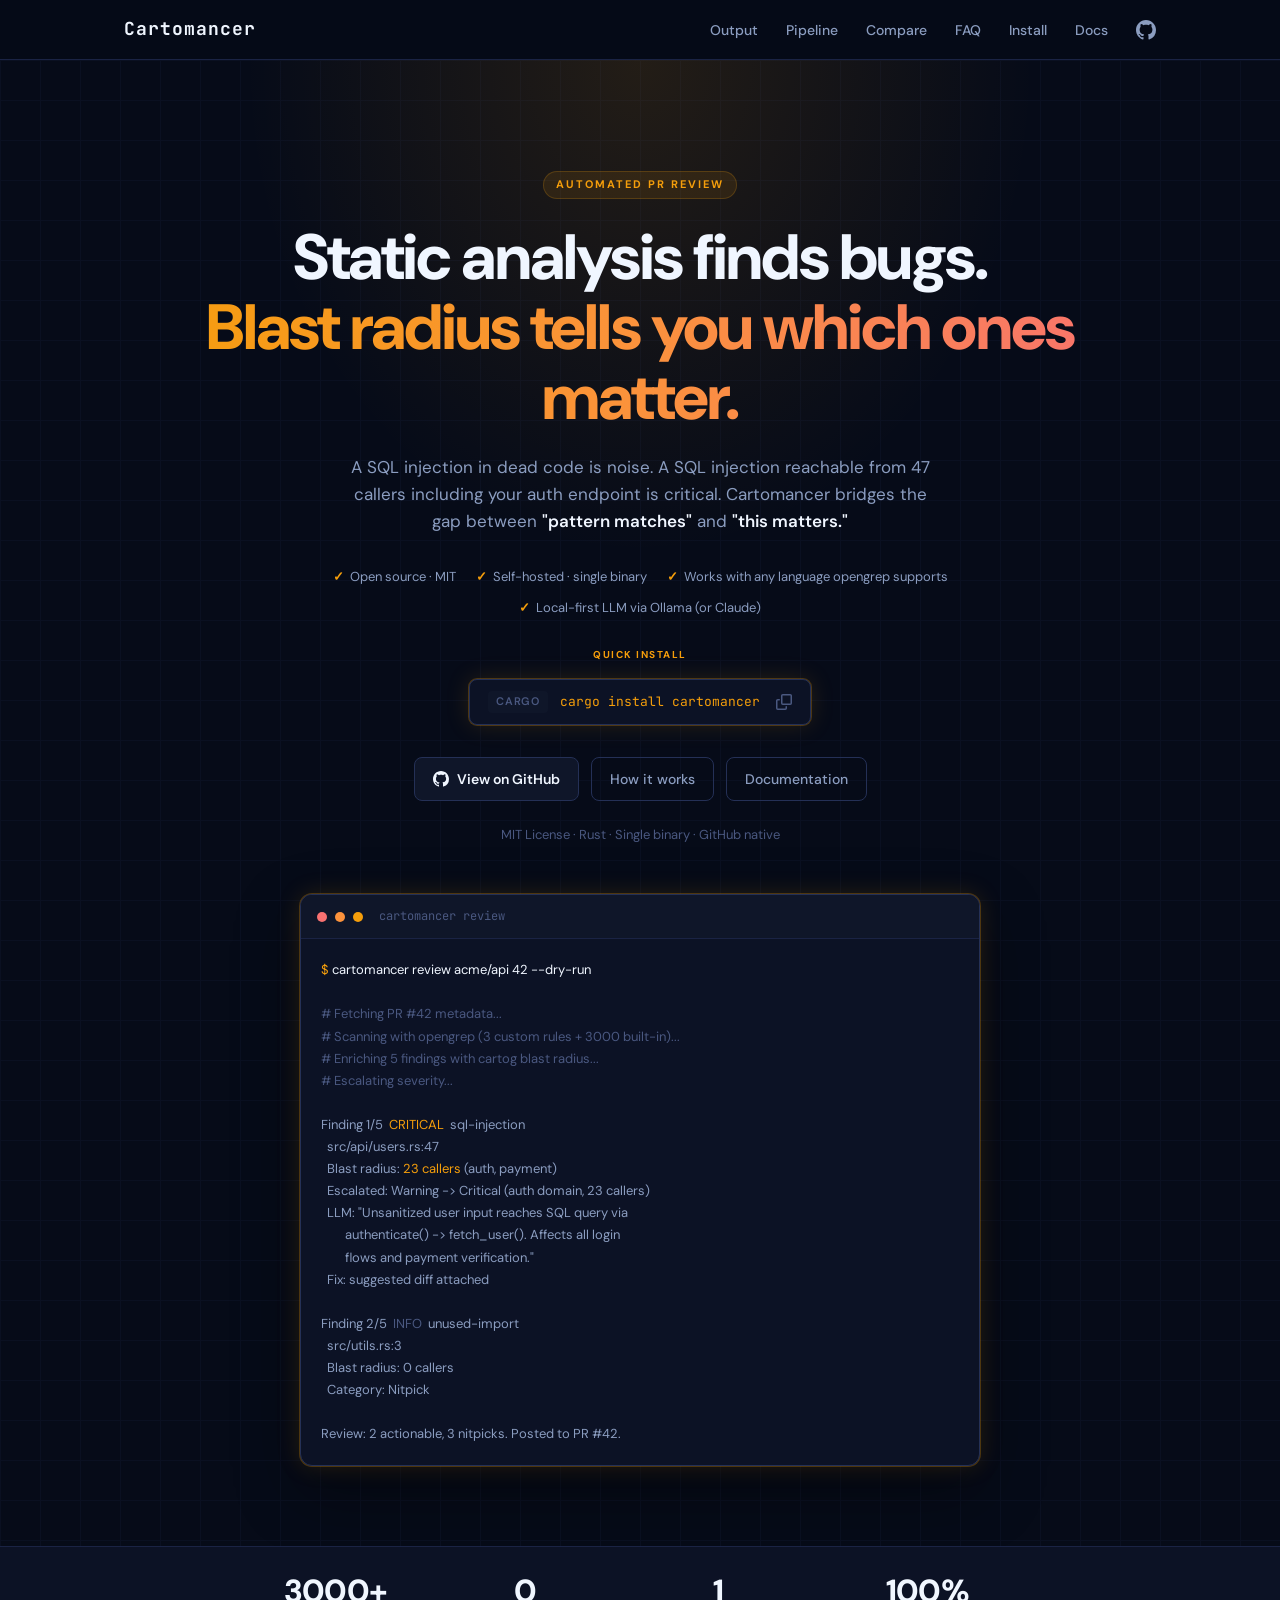
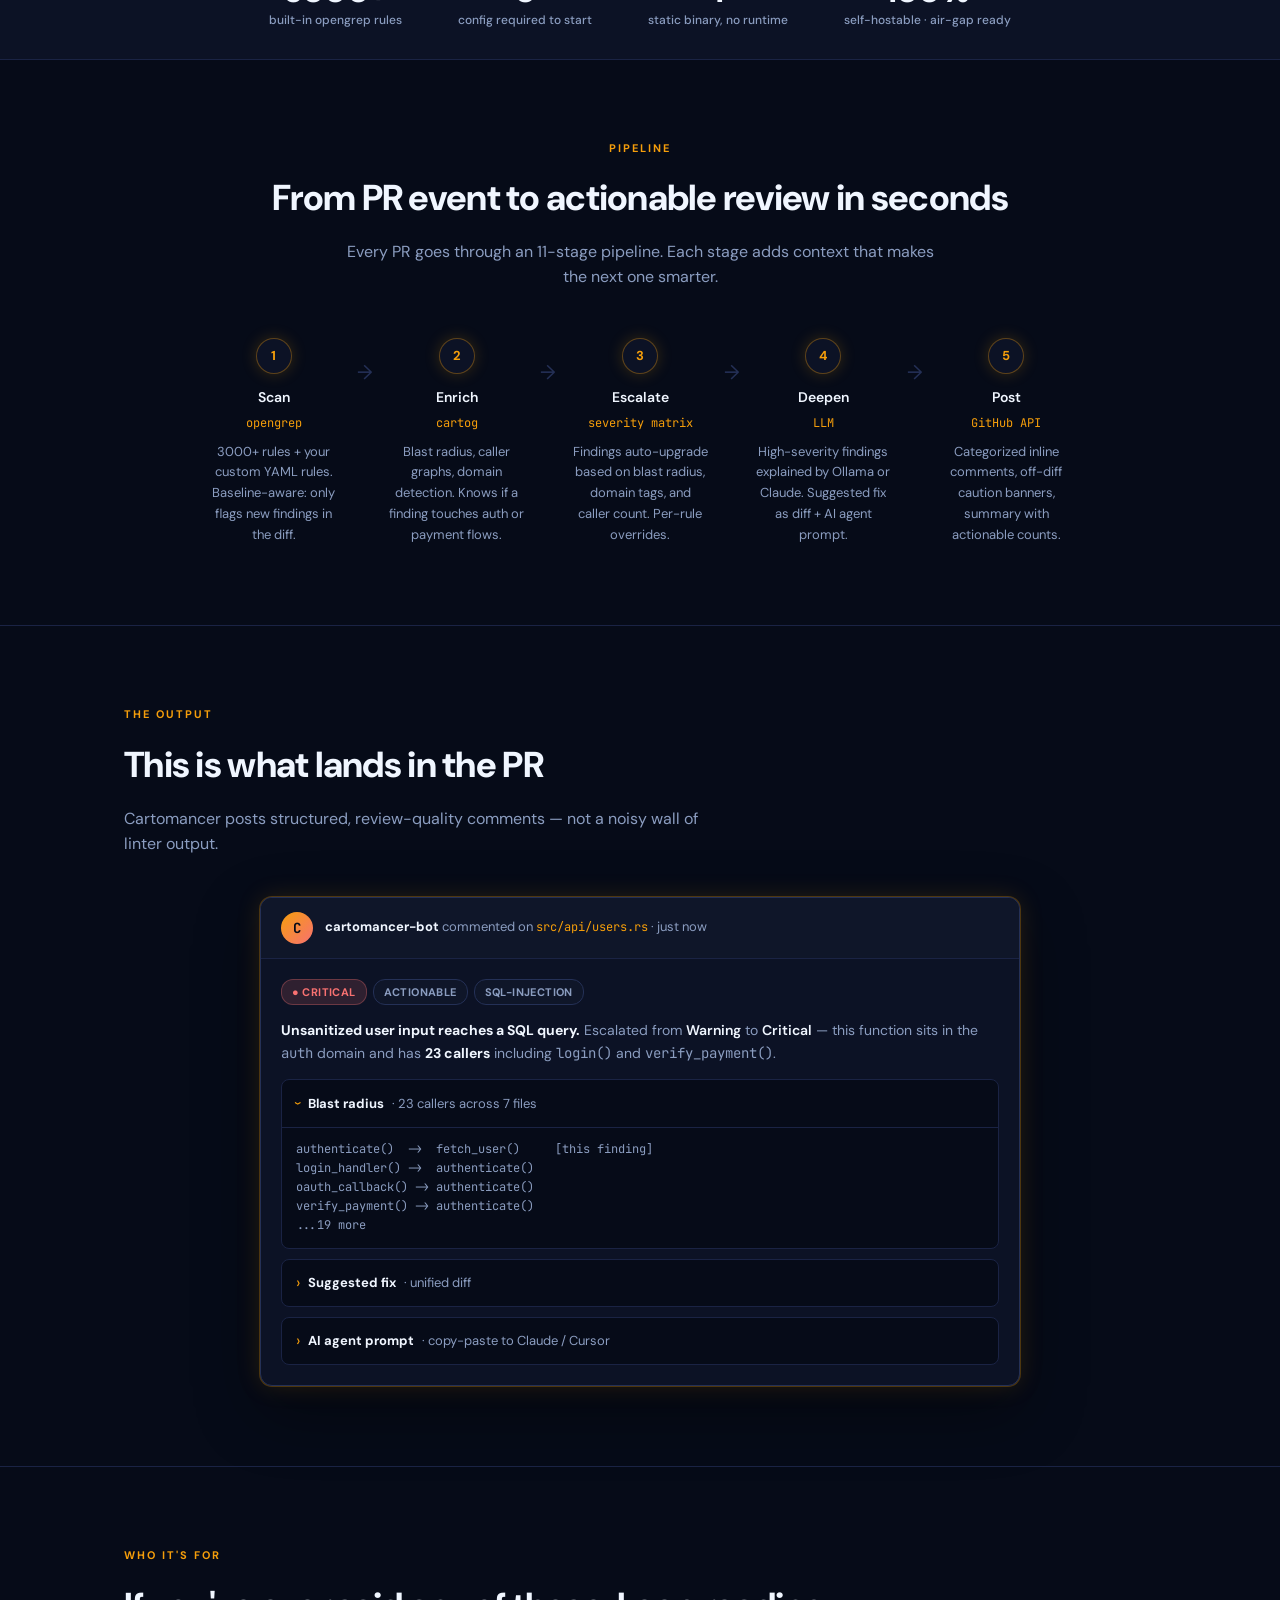
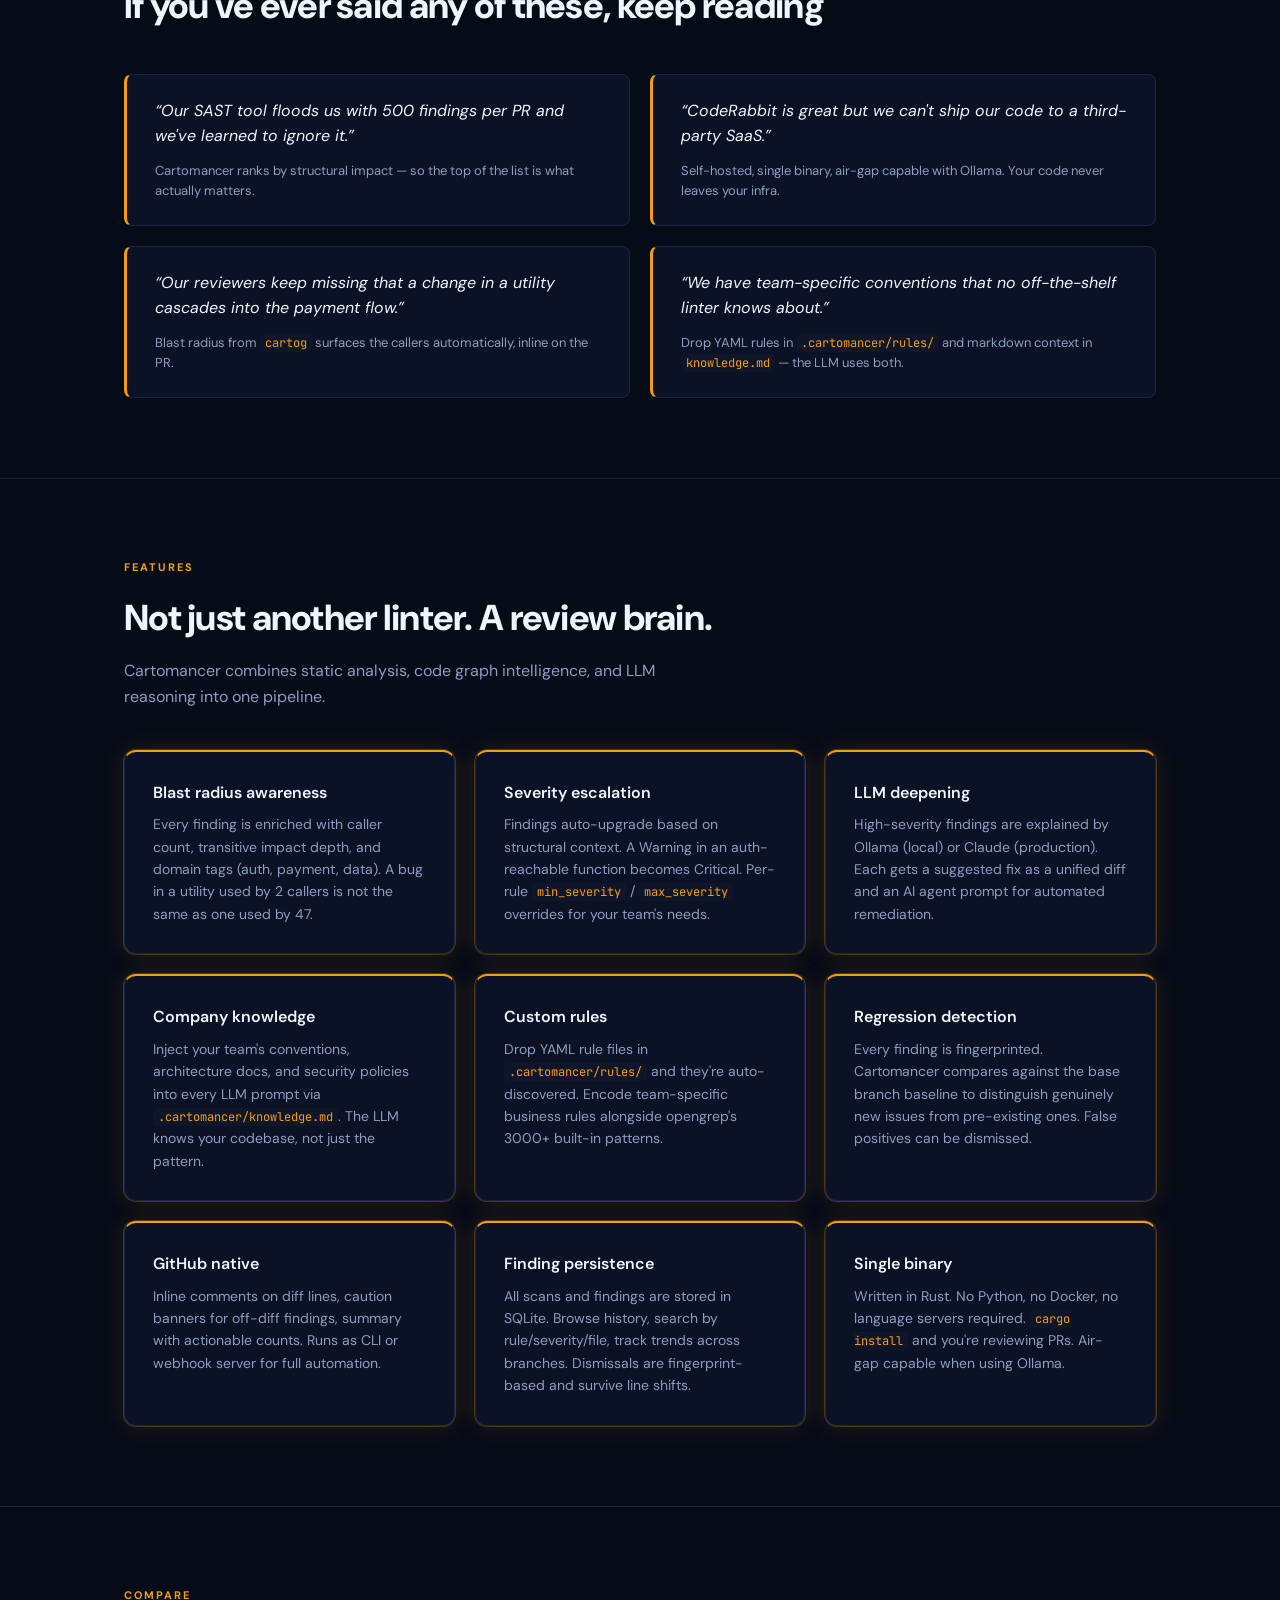
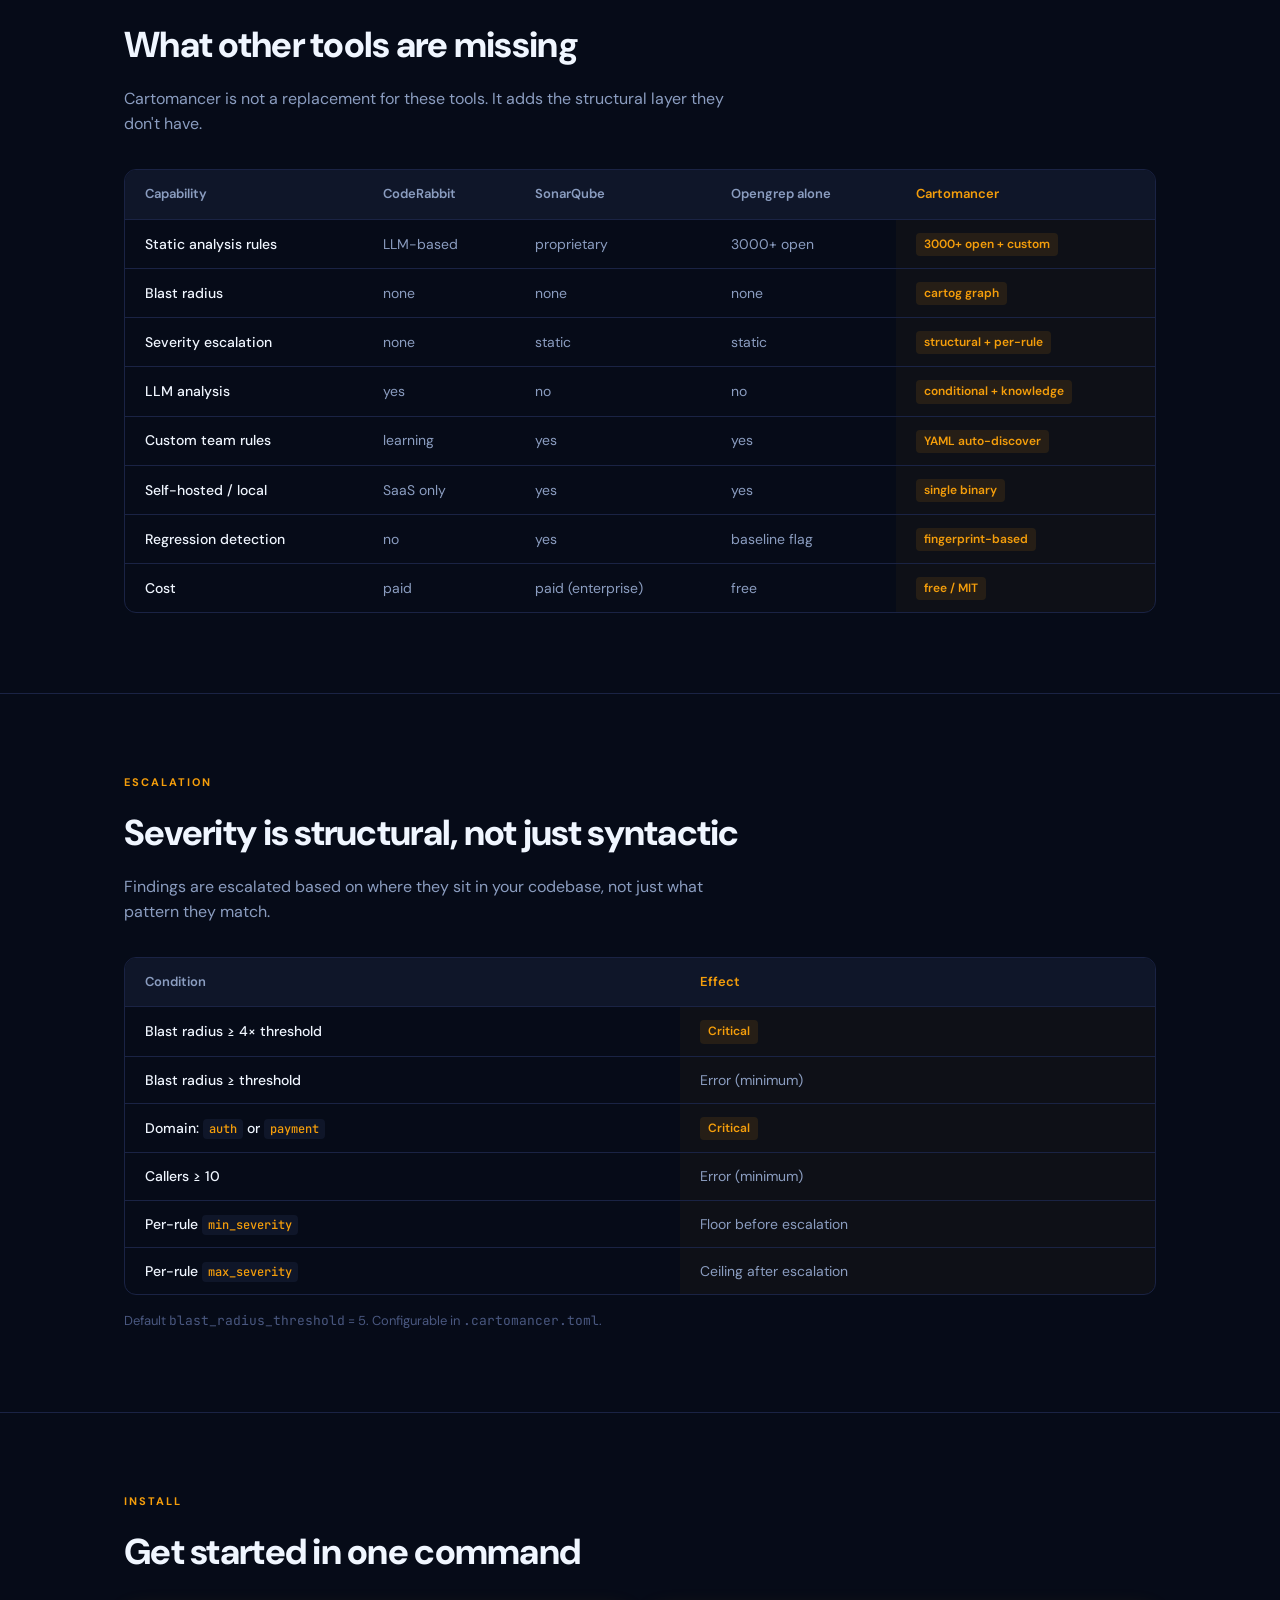
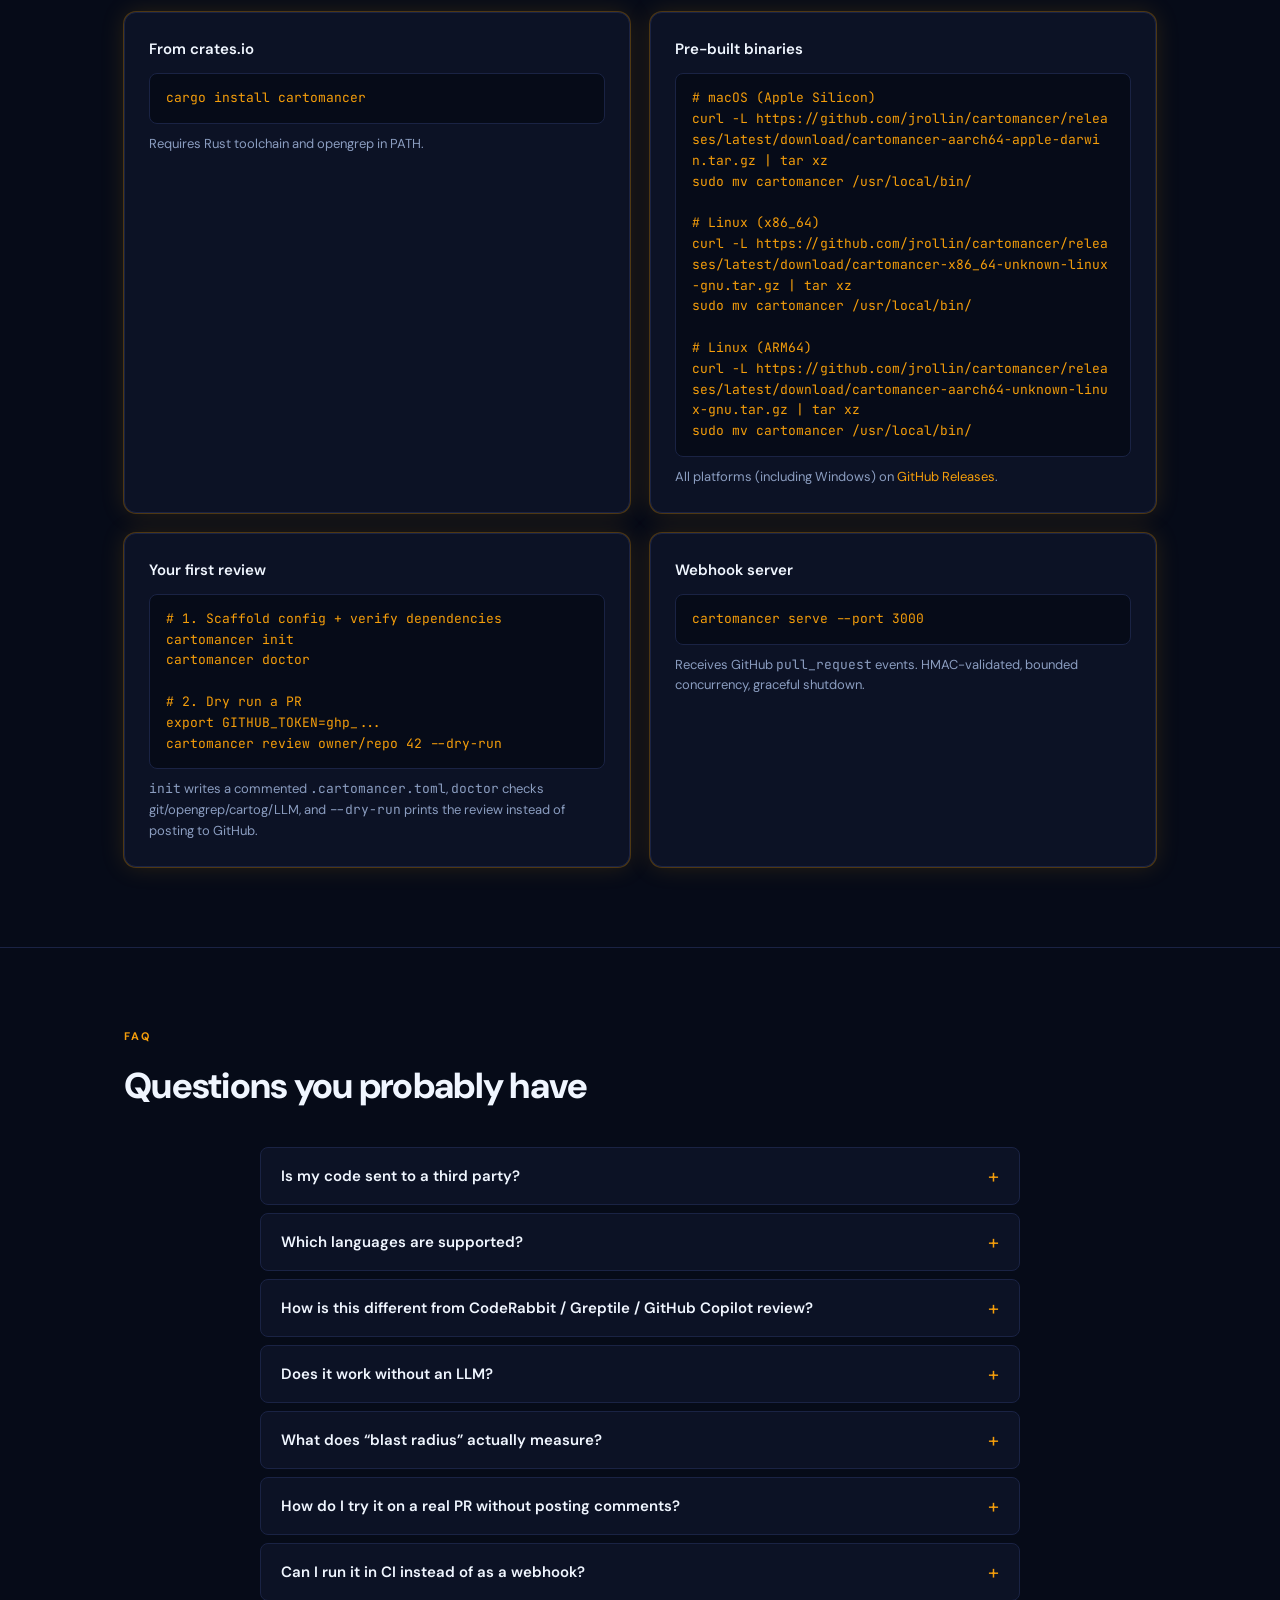
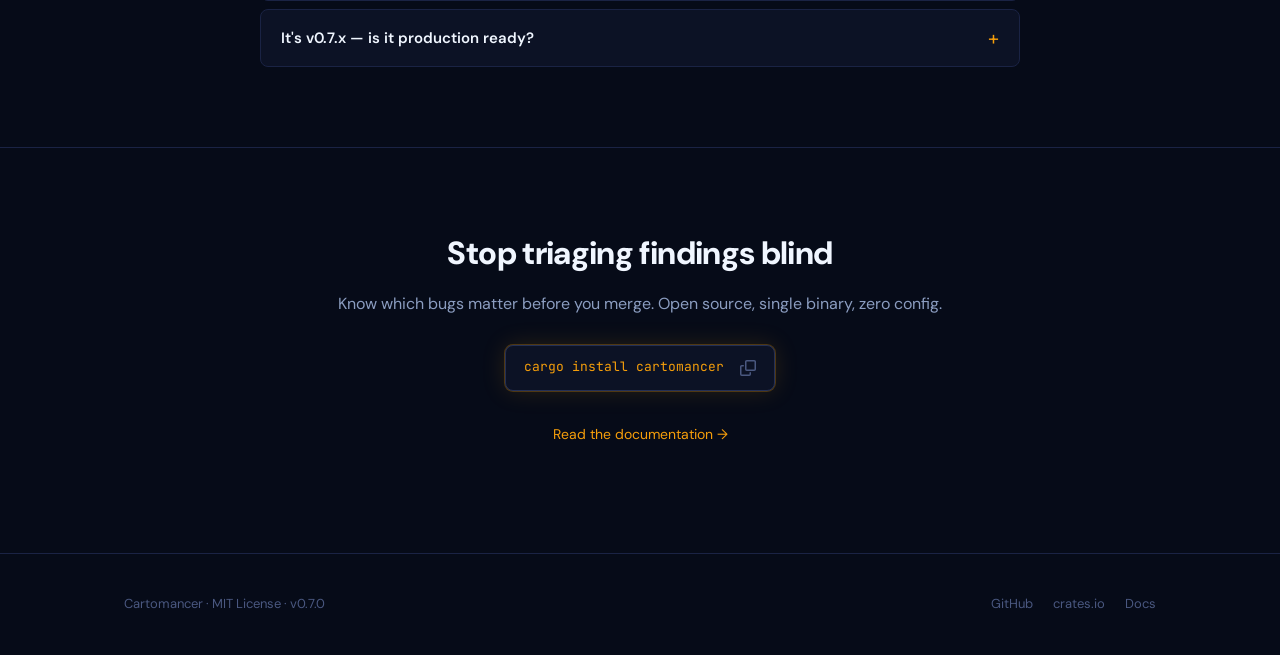
<file: site/index.html>
<!DOCTYPE html>
<html lang="en">
<head>
  <meta charset="UTF-8">
  <meta name="viewport" content="width=device-width, initial-scale=1.0">
  <title>Cartomancer — PR reviews that know what your code touches</title>
  <meta name="description" content="Automated PR review: opengrep static analysis + blast radius from cartog + LLM deepening. Know which bugs matter before you merge.">

  <meta property="og:title" content="Cartomancer — PR reviews that know what your code touches">
  <meta property="og:description" content="Static analysis finds bugs. Blast radius tells you which ones matter. Open source, single binary, self-hosted.">
  <meta property="og:type" content="website">
  <meta property="og:url" content="https://jrollin.github.io/cartomancer/">
  <meta name="twitter:card" content="summary_large_image">
  <meta name="twitter:title" content="Cartomancer — PR reviews that know what your code touches">
  <meta name="twitter:description" content="Static analysis finds bugs. Blast radius tells you which ones matter. Open source, single binary, self-hosted.">

  <link rel="icon" type="image/svg+xml" href="data:image/svg+xml,%3Csvg xmlns='http://www.w3.org/2000/svg' viewBox='0 0 100 100'%3E%3Crect width='100' height='100' rx='20' fill='%23060b18'/%3E%3Ctext x='50' y='68' font-size='60' text-anchor='middle' font-family='monospace' font-weight='bold' fill='%23f59e0b'%3E⌘%3C/text%3E%3C/svg%3E">
  <link rel="stylesheet" href="style.css">
</head>
<body>

<!-- -- Nav ------------------------------------------------ -->
<header class="nav">
  <div class="nav-inner">
    <a href="index.html" class="nav-logo">Cartomancer</a>
    <button class="nav-toggle" aria-label="Toggle navigation" onclick="document.querySelector('.nav-links').classList.toggle('open')">
      <span></span><span></span><span></span>
    </button>
    <ul class="nav-links">
      <li><a href="#preview">Output</a></li>
      <li><a href="#pipeline">Pipeline</a></li>
      <li><a href="#compare">Compare</a></li>
      <li><a href="#faq">FAQ</a></li>
      <li><a href="#install">Install</a></li>
      <li><a href="usage.html">Docs</a></li>
      <li>
        <a href="https://github.com/jrollin/cartomancer" class="github-link" aria-label="GitHub">
          <svg viewBox="0 0 16 16"><path d="M8 0C3.58 0 0 3.58 0 8c0 3.54 2.29 6.53 5.47 7.59.4.07.55-.17.55-.38 0-.19-.01-.82-.01-1.49-2.01.37-2.53-.49-2.69-.94-.09-.23-.48-.94-.82-1.13-.28-.15-.68-.52-.01-.53.63-.01 1.08.58 1.23.82.72 1.21 1.87.87 2.33.66.07-.52.28-.87.51-1.07-1.78-.2-3.64-.89-3.64-3.95 0-.87.31-1.59.82-2.15-.08-.2-.36-1.02.08-2.12 0 0 .67-.21 2.2.82.64-.18 1.32-.27 2-.27.68 0 1.36.09 2 .27 1.53-1.04 2.2-.82 2.2-.82.44 1.1.16 1.92.08 2.12.51.56.82 1.27.82 2.15 0 3.07-1.87 3.75-3.65 3.95.29.25.54.73.54 1.48 0 1.07-.01 1.93-.01 2.2 0 .21.15.46.55.38A8.013 8.013 0 0016 8c0-4.42-3.58-8-8-8z" fill="currentColor"/></svg>
        </a>
      </li>
    </ul>
  </div>
</header>

<!-- -- Hero ----------------------------------------------- -->
<section class="hero">
  <div class="container">
    <div class="hero-eyebrow">Automated PR Review</div>

    <h1>
      <span class="line-plain">Static analysis finds bugs.</span>
      <span class="line-accent">Blast radius tells you which ones matter.</span>
    </h1>

    <p class="subtitle">
      A SQL injection in dead code is noise. A SQL injection reachable from 47 callers including your auth endpoint is critical.
      Cartomancer bridges the gap between <em>"pattern matches"</em> and <em>"this matters."</em>
    </p>

    <ul class="hero-bullets">
      <li><span class="check">&#10003;</span> Open source &middot; MIT</li>
      <li><span class="check">&#10003;</span> Self-hosted &middot; single binary</li>
      <li><span class="check">&#10003;</span> Works with any language opengrep supports</li>
      <li><span class="check">&#10003;</span> Local-first LLM via Ollama (or Claude)</li>
    </ul>

    <div class="hero-installs">
      <div class="install-group-label">Quick Install</div>
      <div class="install-widget">
        <span class="install-label">Cargo</span>
        <code>cargo install cartomancer</code>
        <button class="copy-btn" onclick="copyCmd(this, 'cargo install cartomancer')" aria-label="Copy to clipboard">
          <svg width="16" height="16" viewBox="0 0 16 16" fill="currentColor"><path d="M0 6.75C0 5.784.784 5 1.75 5h1.5a.75.75 0 010 1.5h-1.5a.25.25 0 00-.25.25v7.5c0 .138.112.25.25.25h7.5a.25.25 0 00.25-.25v-1.5a.75.75 0 011.5 0v1.5A1.75 1.75 0 019.25 16h-7.5A1.75 1.75 0 010 14.25zM5 1.75C5 .784 5.784 0 6.75 0h7.5C15.216 0 16 .784 16 1.75v7.5A1.75 1.75 0 0114.25 11h-7.5A1.75 1.75 0 015 9.25zm1.75-.25a.25.25 0 00-.25.25v7.5c0 .138.112.25.25.25h7.5a.25.25 0 00.25-.25v-7.5a.25.25 0 00-.25-.25z"/></svg>
        </button>
      </div>
    </div>

    <div class="hero-ctas" style="margin-top: 32px;">
      <a href="https://github.com/jrollin/cartomancer" class="btn-github">
        <svg width="16" height="16" viewBox="0 0 16 16" fill="currentColor"><path d="M8 0C3.58 0 0 3.58 0 8c0 3.54 2.29 6.53 5.47 7.59.4.07.55-.17.55-.38 0-.19-.01-.82-.01-1.49-2.01.37-2.53-.49-2.69-.94-.09-.23-.48-.94-.82-1.13-.28-.15-.68-.52-.01-.53.63-.01 1.08.58 1.23.82.72 1.21 1.87.87 2.33.66.07-.52.28-.87.51-1.07-1.78-.2-3.64-.89-3.64-3.95 0-.87.31-1.59.82-2.15-.08-.2-.36-1.02.08-2.12 0 0 .67-.21 2.2.82.64-.18 1.32-.27 2-.27.68 0 1.36.09 2 .27 1.53-1.04 2.2-.82 2.2-.82.44 1.1.16 1.92.08 2.12.51.56.82 1.27.82 2.15 0 3.07-1.87 3.75-3.65 3.95.29.25.54.73.54 1.48 0 1.07-.01 1.93-.01 2.2 0 .21.15.46.55.38A8.013 8.013 0 0016 8c0-4.42-3.58-8-8-8z"/></svg>
        View on GitHub
      </a>
      <a href="#pipeline" class="btn-secondary">How it works</a>
      <a href="usage.html" class="btn-secondary">Documentation</a>
    </div>

    <div class="hero-meta">
      <span>MIT License &middot; Rust &middot; Single binary &middot; GitHub native</span>
    </div>

    <!-- Terminal demo -->
    <div class="terminal" style="margin-top: 48px;">
      <div class="terminal-header">
        <div class="terminal-dot red"></div>
        <div class="terminal-dot yellow"></div>
        <div class="terminal-dot green"></div>
        <span class="terminal-title">cartomancer review</span>
      </div>
      <div class="terminal-body"><span class="prompt">$</span> <span class="cmd">cartomancer review acme/api 42 --dry-run</span>

<span class="comment"># Fetching PR #42 metadata...</span>
<span class="comment"># Scanning with opengrep (3 custom rules + 3000 built-in)...</span>
<span class="comment"># Enriching 5 findings with cartog blast radius...</span>
<span class="comment"># Escalating severity...</span>

<span class="output">Finding 1/5  <span class="highlight">CRITICAL</span>  sql-injection</span>
<span class="output">  src/api/users.rs:47</span>
<span class="output">  Blast radius: <span class="highlight">23 callers</span> (auth, payment)</span>
<span class="output">  Escalated: Warning -> Critical (auth domain, 23 callers)</span>
<span class="output">  LLM: "Unsanitized user input reaches SQL query via</span>
<span class="output">        authenticate() -> fetch_user(). Affects all login</span>
<span class="output">        flows and payment verification."</span>
<span class="output">  Fix: suggested diff attached</span>

<span class="output">Finding 2/5  <span style="color: var(--text-tertiary)">INFO</span>  unused-import</span>
<span class="output">  src/utils.rs:3</span>
<span class="output">  Blast radius: 0 callers</span>
<span class="output">  Category: Nitpick</span>

<span class="output">Review: 2 actionable, 3 nitpicks. Posted to PR #42.</span></div>
    </div>
  </div>
</section>

<!-- -- Stats bar ----------------------------------------- -->
<div class="stats-bar">
  <div class="container">
    <div class="stat-item">
      <div class="stat-value">3000+</div>
      <div class="stat-label">built-in opengrep rules</div>
    </div>
    <div class="stat-item">
      <div class="stat-value">0</div>
      <div class="stat-label">config required to start</div>
    </div>
    <div class="stat-item">
      <div class="stat-value">1</div>
      <div class="stat-label">static binary, no runtime</div>
    </div>
    <div class="stat-item">
      <div class="stat-value">100%</div>
      <div class="stat-label">self-hostable &middot; air-gap ready</div>
    </div>
  </div>
</div>

<!-- -- How It Works / Pipeline --------------------------- -->
<section id="pipeline" class="how-it-works">
  <div class="container">
    <div class="section-label">Pipeline</div>
    <h2 class="section-heading">From PR event to actionable review in seconds</h2>
    <p class="section-subtitle" style="margin: 0 auto;">Every PR goes through an 11-stage pipeline. Each stage adds context that makes the next one smarter.</p>

    <div class="how-steps" style="margin-top: 48px;">
      <div class="how-step">
        <div class="how-step-number">1</div>
        <div class="how-step-title">Scan</div>
        <code>opengrep</code>
        <p>3000+ rules + your custom YAML rules. Baseline-aware: only flags new findings in the diff.</p>
      </div>

      <div class="how-arrow" aria-hidden="true">&rarr;</div>

      <div class="how-step">
        <div class="how-step-number">2</div>
        <div class="how-step-title">Enrich</div>
        <code>cartog</code>
        <p>Blast radius, caller graphs, domain detection. Knows if a finding touches auth or payment flows.</p>
      </div>

      <div class="how-arrow" aria-hidden="true">&rarr;</div>

      <div class="how-step">
        <div class="how-step-number">3</div>
        <div class="how-step-title">Escalate</div>
        <code>severity matrix</code>
        <p>Findings auto-upgrade based on blast radius, domain tags, and caller count. Per-rule overrides.</p>
      </div>

      <div class="how-arrow" aria-hidden="true">&rarr;</div>

      <div class="how-step">
        <div class="how-step-number">4</div>
        <div class="how-step-title">Deepen</div>
        <code>LLM</code>
        <p>High-severity findings explained by Ollama or Claude. Suggested fix as diff + AI agent prompt.</p>
      </div>

      <div class="how-arrow" aria-hidden="true">&rarr;</div>

      <div class="how-step">
        <div class="how-step-number">5</div>
        <div class="how-step-title">Post</div>
        <code>GitHub API</code>
        <p>Categorized inline comments, off-diff caution banners, summary with actionable counts.</p>
      </div>
    </div>

  </div>
</section>

<!-- -- PR Comment preview -------------------------------- -->
<section id="preview">
  <div class="container">
    <div class="section-label">The output</div>
    <h2 class="section-heading">This is what lands in the PR</h2>
    <p class="section-subtitle">Cartomancer posts structured, review-quality comments — not a noisy wall of linter output.</p>

    <div class="pr-comment" style="margin-top: 40px;">
      <div class="pr-comment-header">
        <div class="pr-avatar">C</div>
        <div>
          <strong>cartomancer-bot</strong> <span class="pr-meta">commented on <code>src/api/users.rs</code> &middot; just now</span>
        </div>
      </div>
      <div class="pr-comment-body">
        <div class="pr-badges">
          <span class="pr-badge pr-badge-critical">&#9679; Critical</span>
          <span class="pr-badge pr-badge-neutral">Actionable</span>
          <span class="pr-badge pr-badge-neutral">sql-injection</span>
        </div>
        <p><strong>Unsanitized user input reaches a SQL query.</strong> Escalated from <em>Warning</em> to <em>Critical</em> — this function sits in the <code>auth</code> domain and has <strong>23 callers</strong> including <code>login()</code> and <code>verify_payment()</code>.</p>

        <details open>
          <summary><strong>Blast radius</strong> &middot; 23 callers across 7 files</summary>
          <pre class="pr-code">authenticate()  ->  fetch_user()     [this finding]
login_handler() ->  authenticate()
oauth_callback() -> authenticate()
verify_payment() -> authenticate()
...19 more</pre>
        </details>

        <details>
          <summary><strong>Suggested fix</strong> &middot; unified diff</summary>
          <pre class="pr-code pr-diff"><span class="diff-rm">- let query = format!("SELECT * FROM users WHERE id = {}", user_id);</span>
<span class="diff-add">+ let query = "SELECT * FROM users WHERE id = $1";
+ let row = sqlx::query(query).bind(user_id).fetch_one(&pool).await?;</span></pre>
        </details>

        <details>
          <summary><strong>AI agent prompt</strong> &middot; copy-paste to Claude / Cursor</summary>
          <pre class="pr-code">In src/api/users.rs line 47, replace string-formatted SQL
with a parameterized sqlx query. The user_id parameter
comes from an unauthenticated HTTP handler — treat as
untrusted. See also callers in auth/login_handler.rs...</pre>
        </details>
      </div>
    </div>
  </div>
</section>

<!-- -- Who is this for ---------------------------------- -->
<section id="audience">
  <div class="container">
    <div class="section-label">Who it's for</div>
    <h2 class="section-heading">If you've ever said any of these, keep reading</h2>

    <div class="quotes-grid" style="margin-top: 40px;">
      <blockquote class="quote-card">
        <p>&ldquo;Our SAST tool floods us with 500 findings per PR and we've learned to ignore it.&rdquo;</p>
        <cite>Cartomancer ranks by structural impact &mdash; so the top of the list is what actually matters.</cite>
      </blockquote>
      <blockquote class="quote-card">
        <p>&ldquo;CodeRabbit is great but we can't ship our code to a third-party SaaS.&rdquo;</p>
        <cite>Self-hosted, single binary, air-gap capable with Ollama. Your code never leaves your infra.</cite>
      </blockquote>
      <blockquote class="quote-card">
        <p>&ldquo;Our reviewers keep missing that a change in a utility cascades into the payment flow.&rdquo;</p>
        <cite>Blast radius from <code>cartog</code> surfaces the callers automatically, inline on the PR.</cite>
      </blockquote>
      <blockquote class="quote-card">
        <p>&ldquo;We have team-specific conventions that no off-the-shelf linter knows about.&rdquo;</p>
        <cite>Drop YAML rules in <code>.cartomancer/rules/</code> and markdown context in <code>knowledge.md</code> &mdash; the LLM uses both.</cite>
      </blockquote>
    </div>
  </div>
</section>

<!-- -- Features ------------------------------------------ -->
<section id="features">
  <div class="container">
    <div class="section-label">Features</div>
    <h2 class="section-heading">Not just another linter. A review brain.</h2>
    <p class="section-subtitle">Cartomancer combines static analysis, code graph intelligence, and LLM reasoning into one pipeline.</p>

    <div class="features-grid" style="margin-top: 40px;">
      <div class="feature-card">
        <h3>Blast radius awareness</h3>
        <p>Every finding is enriched with caller count, transitive impact depth, and domain tags (auth, payment, data). A bug in a utility used by 2 callers is not the same as one used by 47.</p>
      </div>
      <div class="feature-card">
        <h3>Severity escalation</h3>
        <p>Findings auto-upgrade based on structural context. A Warning in an auth-reachable function becomes Critical. Per-rule <code>min_severity</code> / <code>max_severity</code> overrides for your team's needs.</p>
      </div>
      <div class="feature-card">
        <h3>LLM deepening</h3>
        <p>High-severity findings are explained by Ollama (local) or Claude (production). Each gets a suggested fix as a unified diff and an AI agent prompt for automated remediation.</p>
      </div>
      <div class="feature-card">
        <h3>Company knowledge</h3>
        <p>Inject your team's conventions, architecture docs, and security policies into every LLM prompt via <code>.cartomancer/knowledge.md</code>. The LLM knows your codebase, not just the pattern.</p>
      </div>
      <div class="feature-card">
        <h3>Custom rules</h3>
        <p>Drop YAML rule files in <code>.cartomancer/rules/</code> and they're auto-discovered. Encode team-specific business rules alongside opengrep's 3000+ built-in patterns.</p>
      </div>
      <div class="feature-card">
        <h3>Regression detection</h3>
        <p>Every finding is fingerprinted. Cartomancer compares against the base branch baseline to distinguish genuinely new issues from pre-existing ones. False positives can be dismissed.</p>
      </div>
      <div class="feature-card">
        <h3>GitHub native</h3>
        <p>Inline comments on diff lines, caution banners for off-diff findings, summary with actionable counts. Runs as CLI or webhook server for full automation.</p>
      </div>
      <div class="feature-card">
        <h3>Finding persistence</h3>
        <p>All scans and findings are stored in SQLite. Browse history, search by rule/severity/file, track trends across branches. Dismissals are fingerprint-based and survive line shifts.</p>
      </div>
      <div class="feature-card">
        <h3>Single binary</h3>
        <p>Written in Rust. No Python, no Docker, no language servers required. <code>cargo install</code> and you're reviewing PRs. Air-gap capable when using Ollama.</p>
      </div>
    </div>
  </div>
</section>

<!-- -- Comparison ---------------------------------------- -->
<section id="compare">
  <div class="container">
    <div class="section-label">Compare</div>
    <h2 class="section-heading">What other tools are missing</h2>
    <p class="section-subtitle">Cartomancer is not a replacement for these tools. It adds the structural layer they don't have.</p>

    <div class="table-wrapper" style="margin-top: 32px;">
      <table>
        <thead>
          <tr>
            <th>Capability</th>
            <th>CodeRabbit</th>
            <th>SonarQube</th>
            <th>Opengrep alone</th>
            <th>Cartomancer</th>
          </tr>
        </thead>
        <tbody>
          <tr>
            <td>Static analysis rules</td>
            <td>LLM-based</td>
            <td>proprietary</td>
            <td>3000+ open</td>
            <td><span class="badge">3000+ open + custom</span></td>
          </tr>
          <tr>
            <td>Blast radius</td>
            <td>none</td>
            <td>none</td>
            <td>none</td>
            <td><span class="badge">cartog graph</span></td>
          </tr>
          <tr>
            <td>Severity escalation</td>
            <td>none</td>
            <td>static</td>
            <td>static</td>
            <td><span class="badge">structural + per-rule</span></td>
          </tr>
          <tr>
            <td>LLM analysis</td>
            <td>yes</td>
            <td>no</td>
            <td>no</td>
            <td><span class="badge">conditional + knowledge</span></td>
          </tr>
          <tr>
            <td>Custom team rules</td>
            <td>learning</td>
            <td>yes</td>
            <td>yes</td>
            <td><span class="badge">YAML auto-discover</span></td>
          </tr>
          <tr>
            <td>Self-hosted / local</td>
            <td>SaaS only</td>
            <td>yes</td>
            <td>yes</td>
            <td><span class="badge">single binary</span></td>
          </tr>
          <tr>
            <td>Regression detection</td>
            <td>no</td>
            <td>yes</td>
            <td>baseline flag</td>
            <td><span class="badge">fingerprint-based</span></td>
          </tr>
          <tr>
            <td>Cost</td>
            <td>paid</td>
            <td>paid (enterprise)</td>
            <td>free</td>
            <td><span class="badge">free / MIT</span></td>
          </tr>
        </tbody>
      </table>
    </div>
  </div>
</section>

<!-- -- Escalation matrix --------------------------------- -->
<section>
  <div class="container">
    <div class="section-label">Escalation</div>
    <h2 class="section-heading">Severity is structural, not just syntactic</h2>
    <p class="section-subtitle">Findings are escalated based on where they sit in your codebase, not just what pattern they match.</p>

    <div class="table-wrapper" style="margin-top: 32px;">
      <table>
        <thead>
          <tr>
            <th>Condition</th>
            <th>Effect</th>
          </tr>
        </thead>
        <tbody>
          <tr>
            <td>Blast radius &ge; 4&times; threshold</td>
            <td><span class="badge">Critical</span></td>
          </tr>
          <tr>
            <td>Blast radius &ge; threshold</td>
            <td>Error (minimum)</td>
          </tr>
          <tr>
            <td>Domain: <code>auth</code> or <code>payment</code></td>
            <td><span class="badge">Critical</span></td>
          </tr>
          <tr>
            <td>Callers &ge; 10</td>
            <td>Error (minimum)</td>
          </tr>
          <tr>
            <td>Per-rule <code>min_severity</code></td>
            <td>Floor before escalation</td>
          </tr>
          <tr>
            <td>Per-rule <code>max_severity</code></td>
            <td>Ceiling after escalation</td>
          </tr>
        </tbody>
      </table>
    </div>

    <p style="margin-top: 16px; font-size: 13px; color: var(--text-tertiary);">
      Default <code>blast_radius_threshold</code> = 5. Configurable in <code>.cartomancer.toml</code>.
    </p>
  </div>
</section>

<!-- -- Install ------------------------------------------- -->
<section id="install">
  <div class="container">
    <div class="section-label">Install</div>
    <h2 class="section-heading">Get started in one command</h2>

    <div class="install-options">
      <div class="install-card">
        <h3>From crates.io</h3>
        <pre>cargo install cartomancer</pre>
        <p>Requires Rust toolchain and opengrep in PATH.</p>
      </div>
      <div class="install-card">
        <h3>Pre-built binaries</h3>
        <pre><span class="comment"># macOS (Apple Silicon)</span>
curl -L https://github.com/jrollin/cartomancer/releases/latest/download/cartomancer-aarch64-apple-darwin.tar.gz | tar xz
sudo mv cartomancer /usr/local/bin/

<span class="comment"># Linux (x86_64)</span>
curl -L https://github.com/jrollin/cartomancer/releases/latest/download/cartomancer-x86_64-unknown-linux-gnu.tar.gz | tar xz
sudo mv cartomancer /usr/local/bin/

<span class="comment"># Linux (ARM64)</span>
curl -L https://github.com/jrollin/cartomancer/releases/latest/download/cartomancer-aarch64-unknown-linux-gnu.tar.gz | tar xz
sudo mv cartomancer /usr/local/bin/</pre>
        <p>All platforms (including Windows) on <a href="https://github.com/jrollin/cartomancer/releases/latest">GitHub Releases</a>.</p>
      </div>
      <div class="install-card">
        <h3>Your first review</h3>
        <pre><span class="comment"># 1. Scaffold config + verify dependencies</span>
cartomancer init
cartomancer doctor

<span class="comment"># 2. Dry run a PR</span>
export GITHUB_TOKEN=ghp_...
cartomancer review owner/repo 42 --dry-run</pre>
        <p><code>init</code> writes a commented <code>.cartomancer.toml</code>, <code>doctor</code> checks git/opengrep/cartog/LLM, and <code>--dry-run</code> prints the review instead of posting to GitHub.</p>
      </div>
      <div class="install-card">
        <h3>Webhook server</h3>
        <pre>cartomancer serve --port 3000</pre>
        <p>Receives GitHub <code>pull_request</code> events. HMAC-validated, bounded concurrency, graceful shutdown.</p>
      </div>
    </div>
  </div>
</section>

<!-- -- FAQ ----------------------------------------------- -->
<section id="faq">
  <div class="container">
    <div class="section-label">FAQ</div>
    <h2 class="section-heading">Questions you probably have</h2>

    <div class="faq-list" style="margin-top: 32px;">
      <details class="faq-item">
        <summary>Is my code sent to a third party?</summary>
        <p>No &mdash; not unless you explicitly configure the Anthropic provider. The default LLM backend is Ollama running locally. Cartomancer itself is a binary on your box; only GitHub API calls leave the machine (PR metadata + posting comments). Fully air-gap capable.</p>
      </details>

      <details class="faq-item">
        <summary>Which languages are supported?</summary>
        <p>Static analysis: anything <a href="https://github.com/opengrep/opengrep">opengrep</a> supports (Python, JS/TS, Go, Java, Rust, Ruby, C, C#, PHP, Kotlin, Swift, etc.). Blast radius via <code>cartog</code>: Python, TypeScript/JavaScript, Rust, Go, Ruby, Java. If cartog doesn't know your language yet, you still get static analysis + LLM &mdash; just without the structural escalation layer.</p>
      </details>

      <details class="faq-item">
        <summary>How is this different from CodeRabbit / Greptile / GitHub Copilot review?</summary>
        <p>Those are LLM-first: they read your diff and guess at issues. Cartomancer is <em>analysis-first</em>: opengrep's deterministic rules find real patterns, <code>cartog</code>'s call graph measures impact, and the LLM is used surgically to explain and suggest fixes for the findings that already passed the structural bar. Fewer hallucinations, cheaper runs, and you can ship it on your own infra.</p>
      </details>

      <details class="faq-item">
        <summary>Does it work without an LLM?</summary>
        <p>Yes. LLM deepening is conditional &mdash; you still get the full opengrep scan, cartog enrichment, severity escalation, and GitHub comments without it. Turn it off entirely by setting the deepening threshold above <code>critical</code>.</p>
      </details>

      <details class="faq-item">
        <summary>What does &ldquo;blast radius&rdquo; actually measure?</summary>
        <p>The number of transitive callers of the function containing the finding, computed from <code>cartog</code>'s call graph. Combined with domain tags (<code>auth</code>, <code>payment</code>, <code>data</code>) it turns static severity into structural severity: a <em>Warning</em> in a 47-caller auth path becomes <em>Critical</em>; an <em>Error</em> in dead code stays quiet.</p>
      </details>

      <details class="faq-item">
        <summary>How do I try it on a real PR without posting comments?</summary>
        <p>Pass <code>--dry-run</code> &mdash; the full pipeline runs and the review is printed to stdout instead of posted. Great for first-time evaluation and CI previews.</p>
      </details>

      <details class="faq-item">
        <summary>Can I run it in CI instead of as a webhook?</summary>
        <p>Yes. Invoke <code>cartomancer review &lt;owner/repo&gt; &lt;pr&gt;</code> from GitHub Actions, GitLab CI, or any job runner with access to <code>GITHUB_TOKEN</code>. The webhook server (<code>cartomancer serve</code>) is optional &mdash; use it when you want instant reviews without wiring CI.</p>
      </details>

      <details class="faq-item">
        <summary>It's v0.7.x &mdash; is it production ready?</summary>
        <p>It's a young project, shipping incrementally. The pipeline works end-to-end, has tests, and produces useful reviews today. Expect the CLI surface to stabilize before 1.0. File an issue or PR &mdash; feedback shapes the roadmap.</p>
      </details>
    </div>
  </div>
</section>

<!-- -- CTA ----------------------------------------------- -->
<section class="cta">
  <div class="container">
    <h2>Stop triaging findings blind</h2>
    <p>Know which bugs matter before you merge. Open source, single binary, zero config.</p>
    <div class="install-widget">
      <code>cargo install cartomancer</code>
      <button class="copy-btn" onclick="copyCmd(this, 'cargo install cartomancer')" aria-label="Copy to clipboard">
        <svg width="16" height="16" viewBox="0 0 16 16" fill="currentColor"><path d="M0 6.75C0 5.784.784 5 1.75 5h1.5a.75.75 0 010 1.5h-1.5a.25.25 0 00-.25.25v7.5c0 .138.112.25.25.25h7.5a.25.25 0 00.25-.25v-1.5a.75.75 0 011.5 0v1.5A1.75 1.75 0 019.25 16h-7.5A1.75 1.75 0 010 14.25zM5 1.75C5 .784 5.784 0 6.75 0h7.5C15.216 0 16 .784 16 1.75v7.5A1.75 1.75 0 0114.25 11h-7.5A1.75 1.75 0 015 9.25zm1.75-.25a.25.25 0 00-.25.25v7.5c0 .138.112.25.25.25h7.5a.25.25 0 00.25-.25v-7.5a.25.25 0 00-.25-.25z"/></svg>
      </button>
    </div>
    <p style="margin-top: 32px; font-size: 14px;"><a href="usage.html">Read the documentation &rarr;</a></p>
  </div>
</section>

<!-- -- Footer -------------------------------------------- -->
<footer class="footer">
  <div class="container">
    <div class="footer-inner">
      <span>Cartomancer &middot; MIT License &middot; v0.7.0</span>
      <ul class="footer-links">
        <li><a href="https://github.com/jrollin/cartomancer">GitHub</a></li>
        <li><a href="https://crates.io/crates/cartomancer">crates.io</a></li>
        <li><a href="usage.html">Docs</a></li>
      </ul>
    </div>
  </div>
</footer>

<script>
function copyCmd(btn, text) {
  navigator.clipboard.writeText(text).then(function() {
    btn.innerHTML = '<svg width="16" height="16" viewBox="0 0 16 16" fill="currentColor"><path d="M13.78 4.22a.75.75 0 010 1.06l-7.25 7.25a.75.75 0 01-1.06 0L2.22 9.28a.75.75 0 011.06-1.06L6 10.94l6.72-6.72a.75.75 0 011.06 0z"/></svg>';
    setTimeout(function() {
      btn.innerHTML = '<svg width="16" height="16" viewBox="0 0 16 16" fill="currentColor"><path d="M0 6.75C0 5.784.784 5 1.75 5h1.5a.75.75 0 010 1.5h-1.5a.25.25 0 00-.25.25v7.5c0 .138.112.25.25.25h7.5a.25.25 0 00.25-.25v-1.5a.75.75 0 011.5 0v1.5A1.75 1.75 0 019.25 16h-7.5A1.75 1.75 0 010 14.25zM5 1.75C5 .784 5.784 0 6.75 0h7.5C15.216 0 16 .784 16 1.75v7.5A1.75 1.75 0 0114.25 11h-7.5A1.75 1.75 0 015 9.25zm1.75-.25a.25.25 0 00-.25.25v7.5c0 .138.112.25.25.25h7.5a.25.25 0 00.25-.25v-7.5a.25.25 0 00-.25-.25z"/></svg>';
    }, 2000);
  });
}
</script>

</body>
</html>
</file>
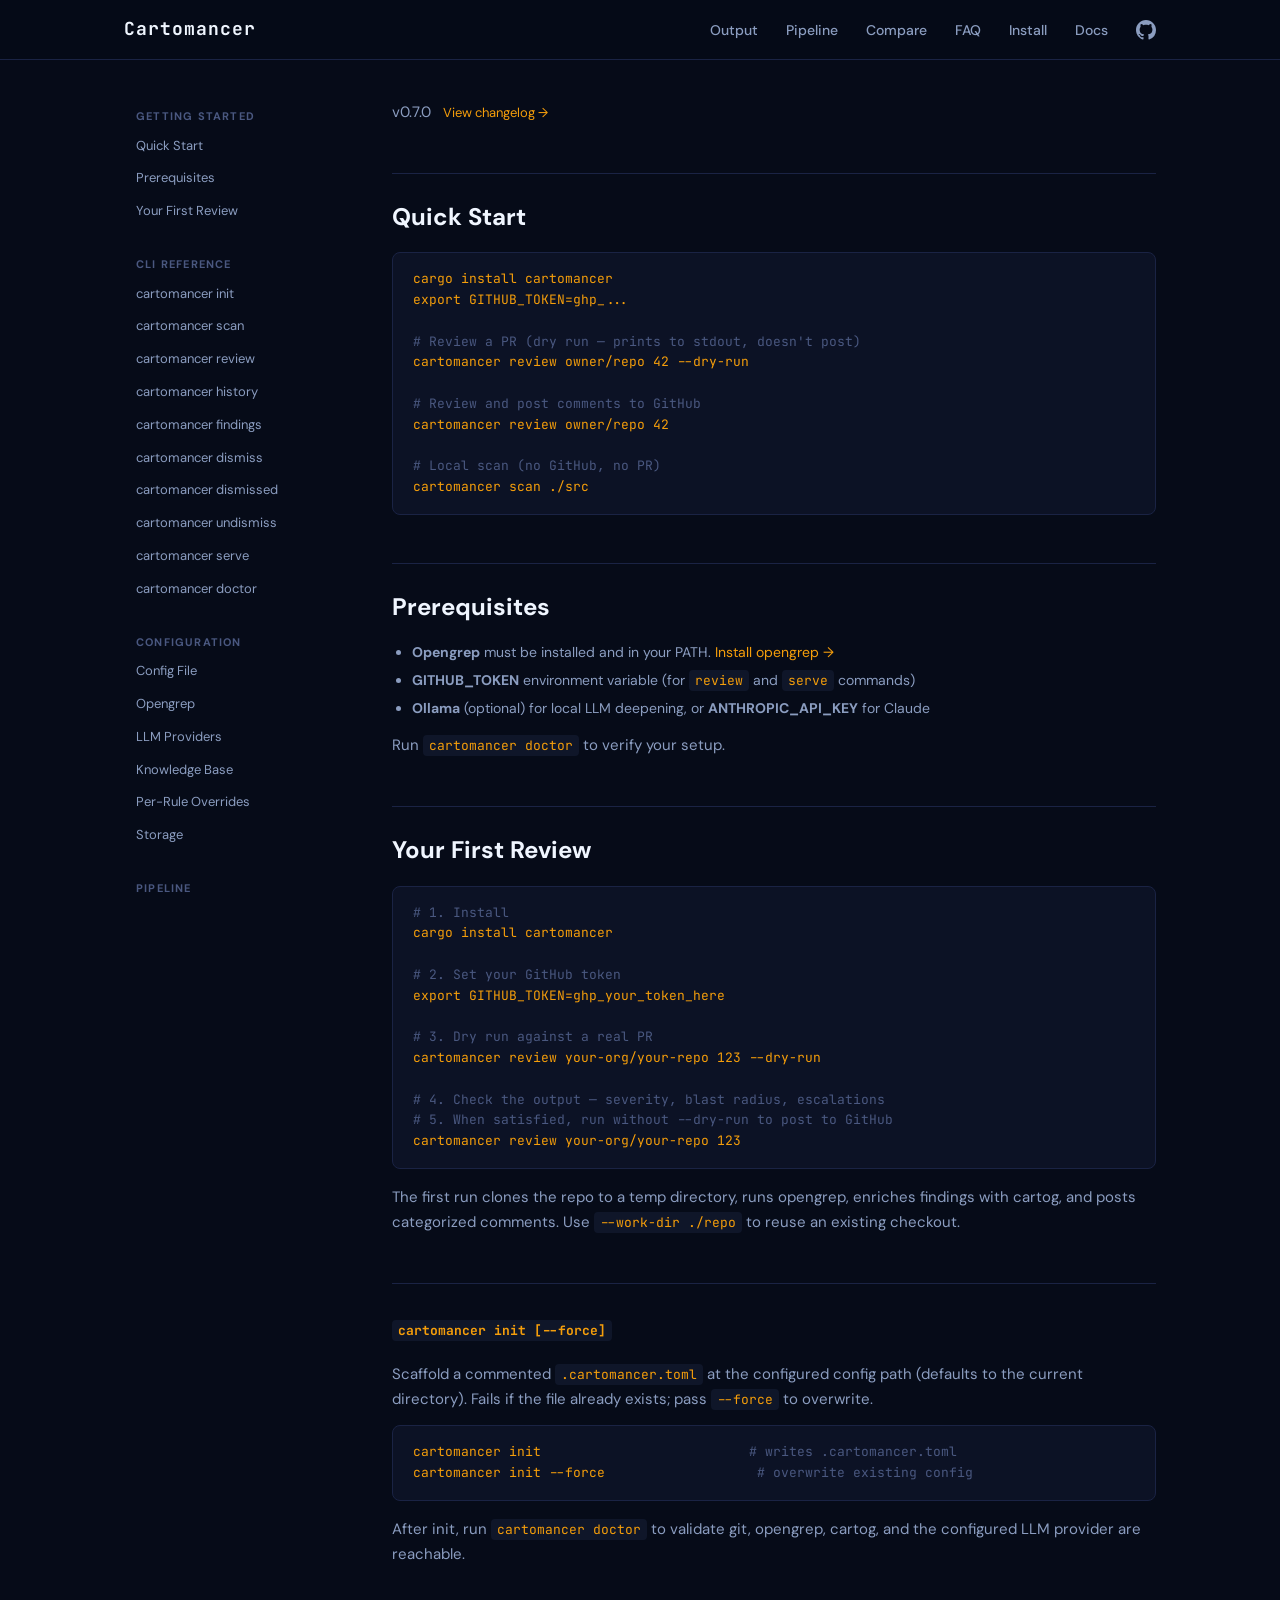
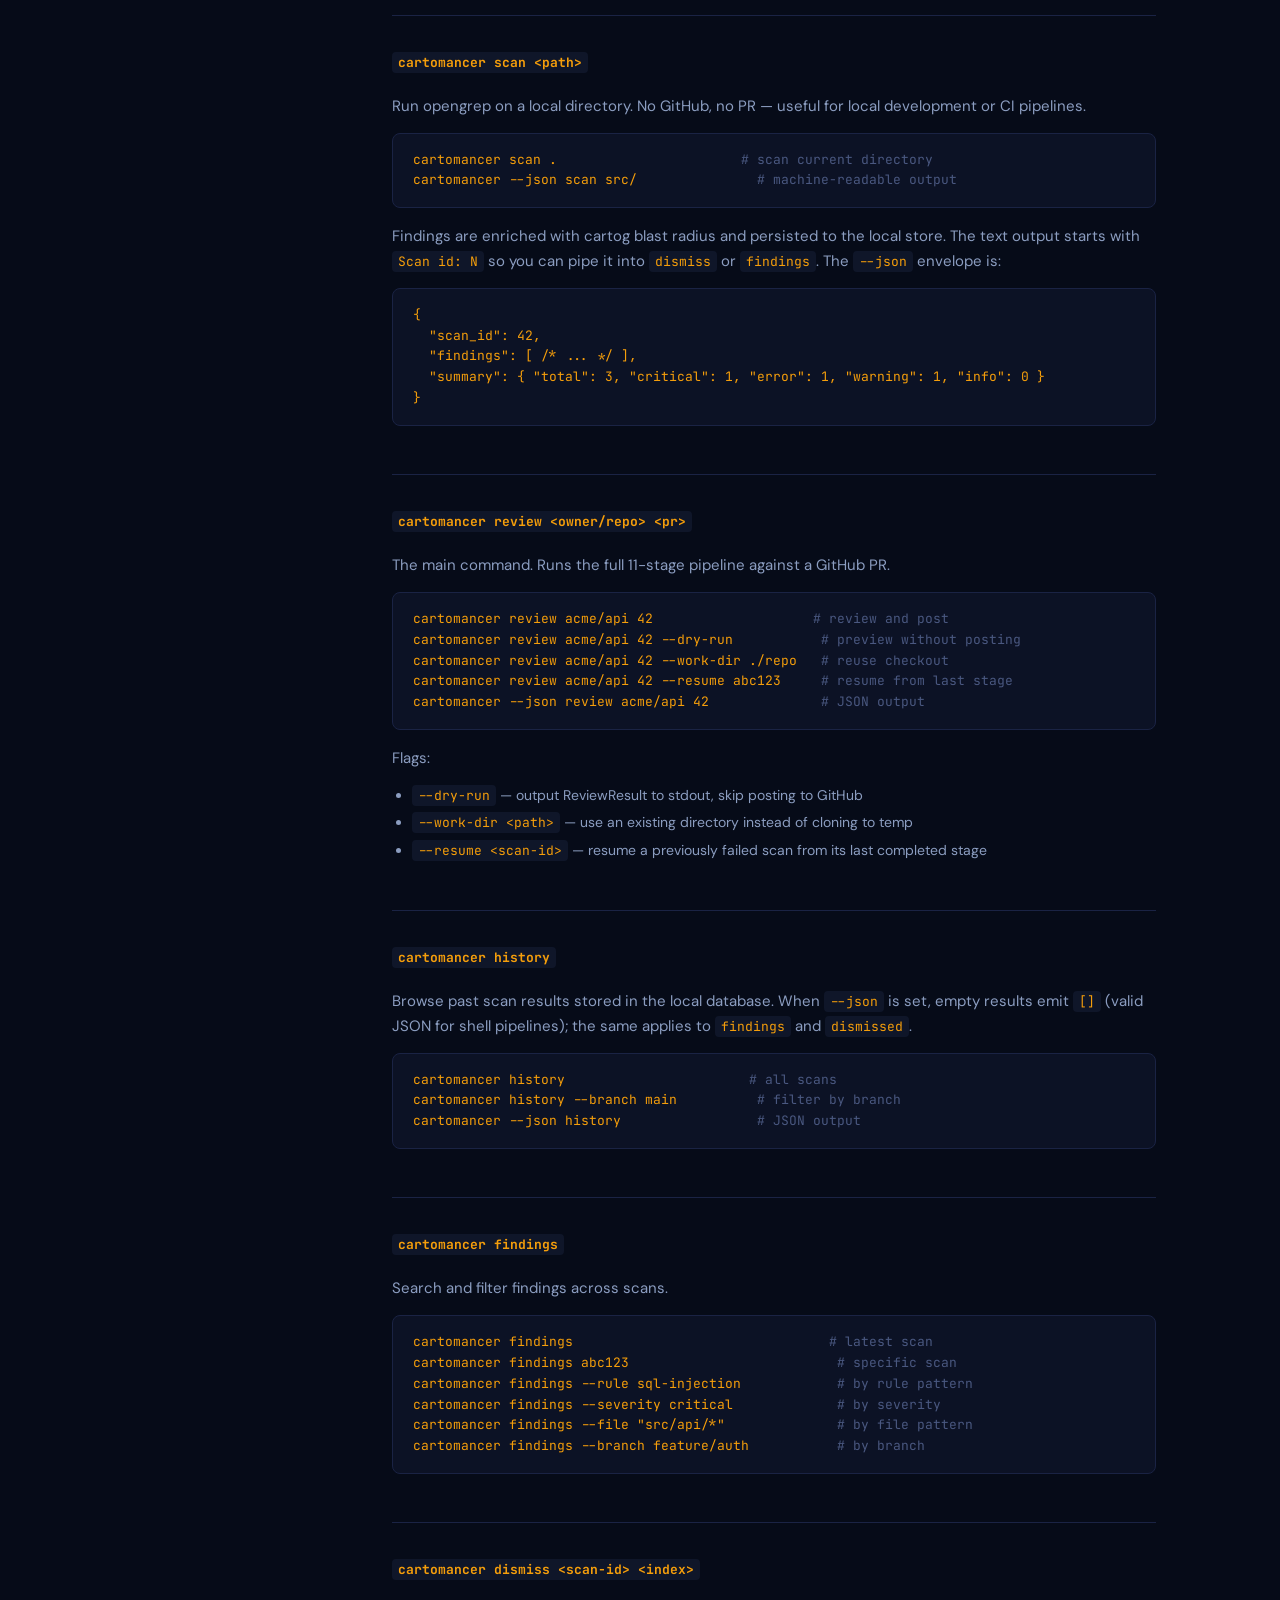
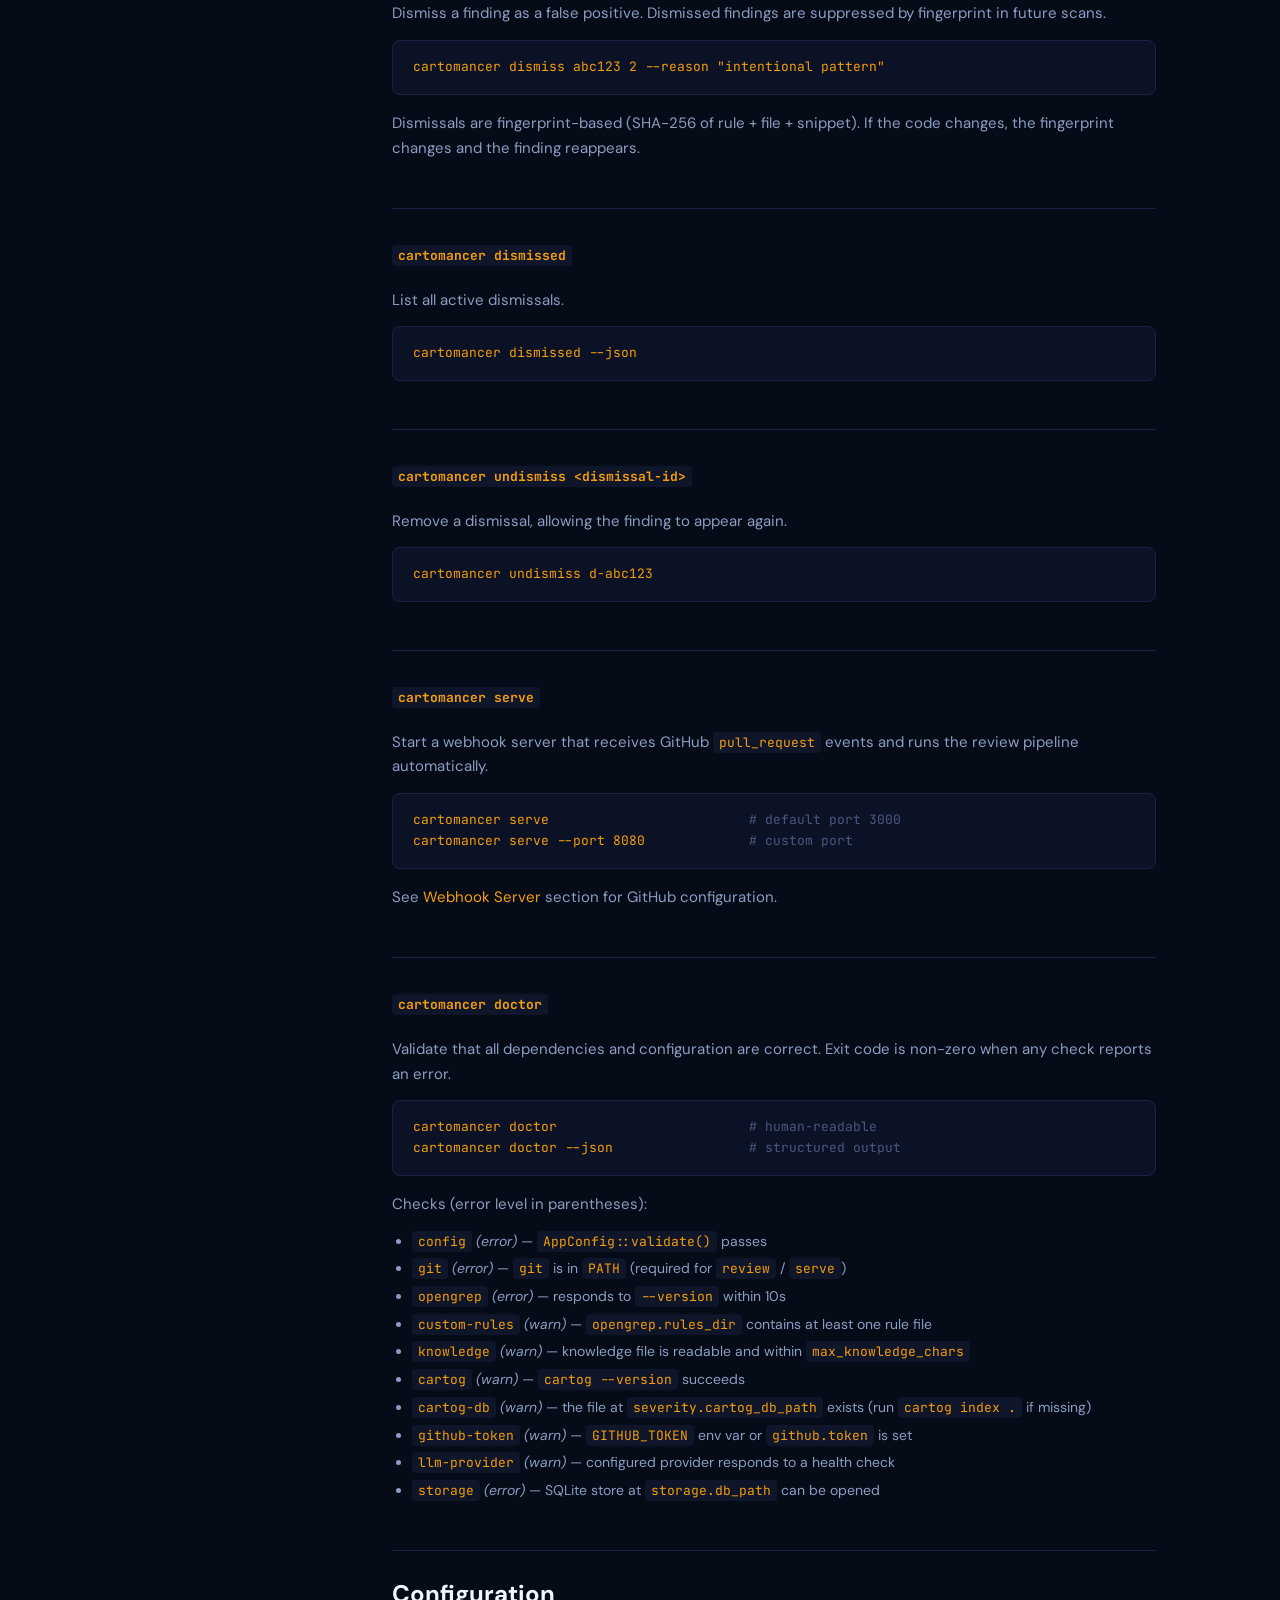
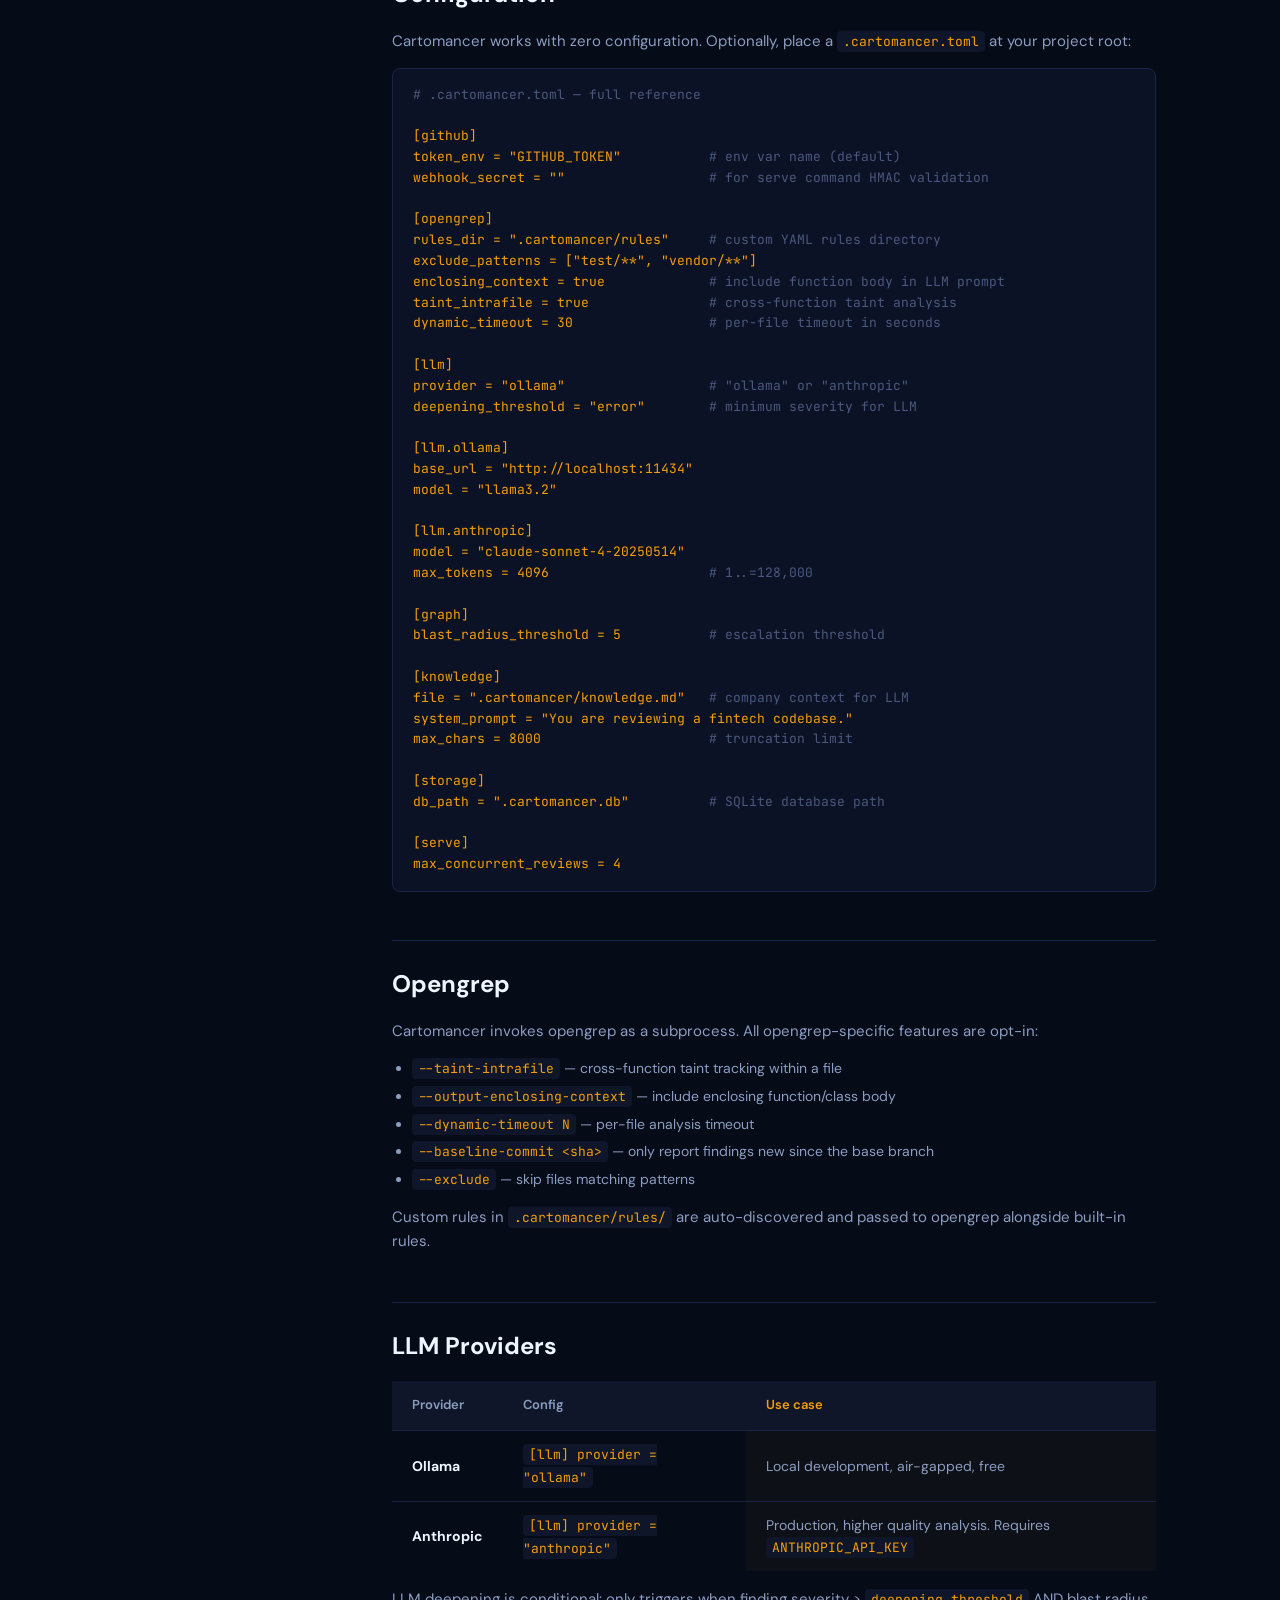
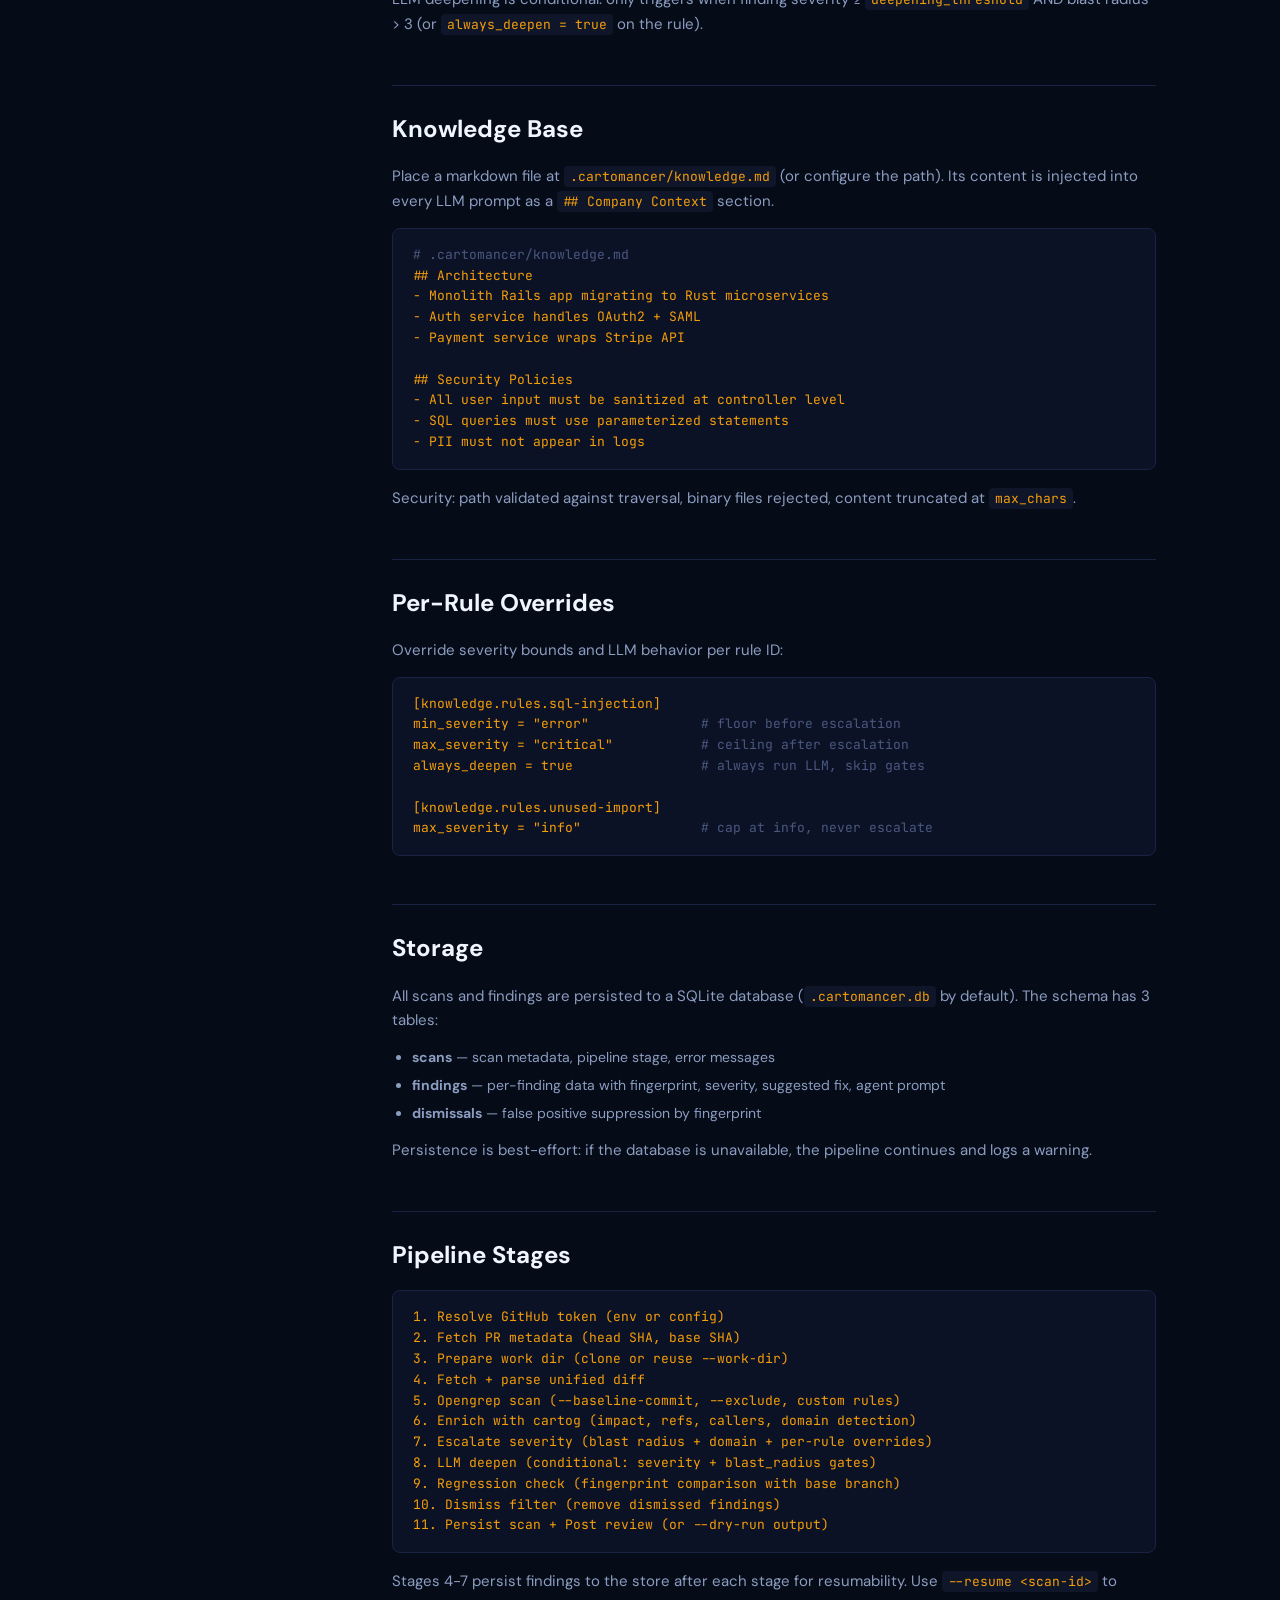
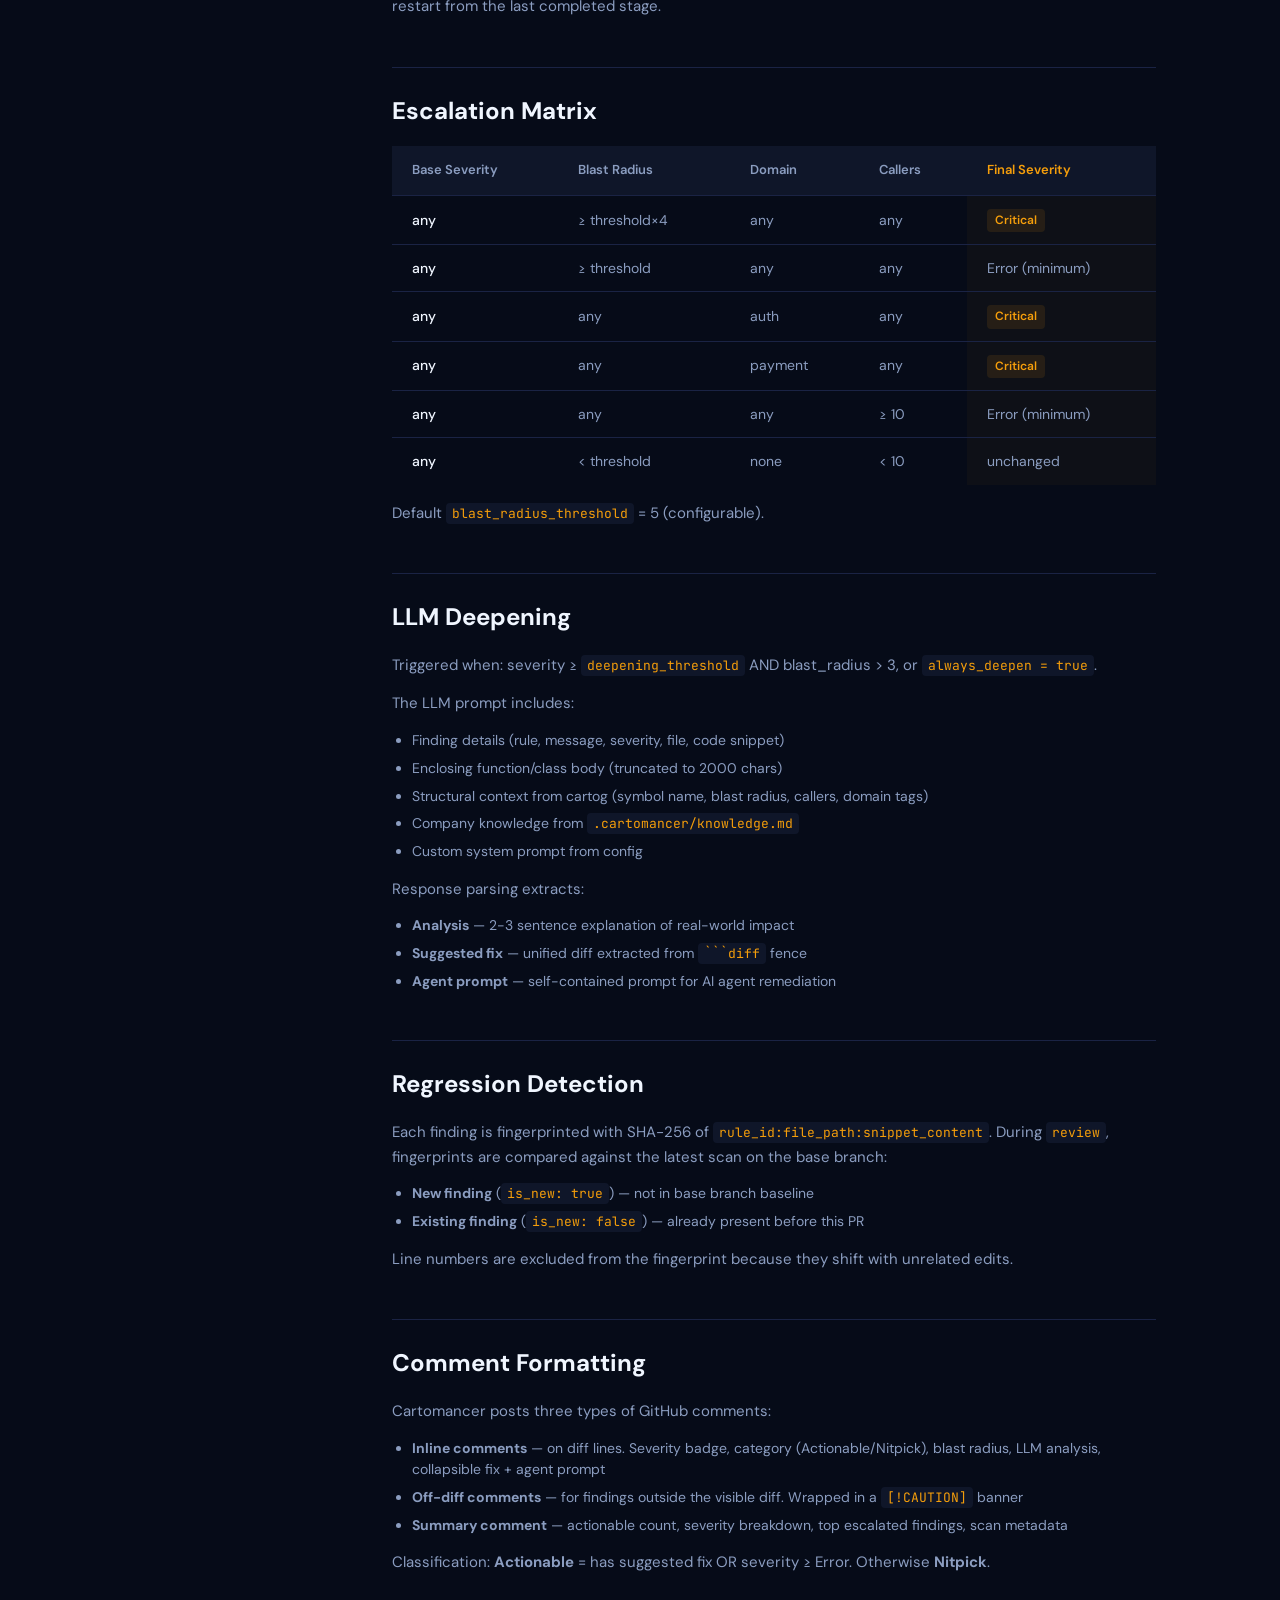
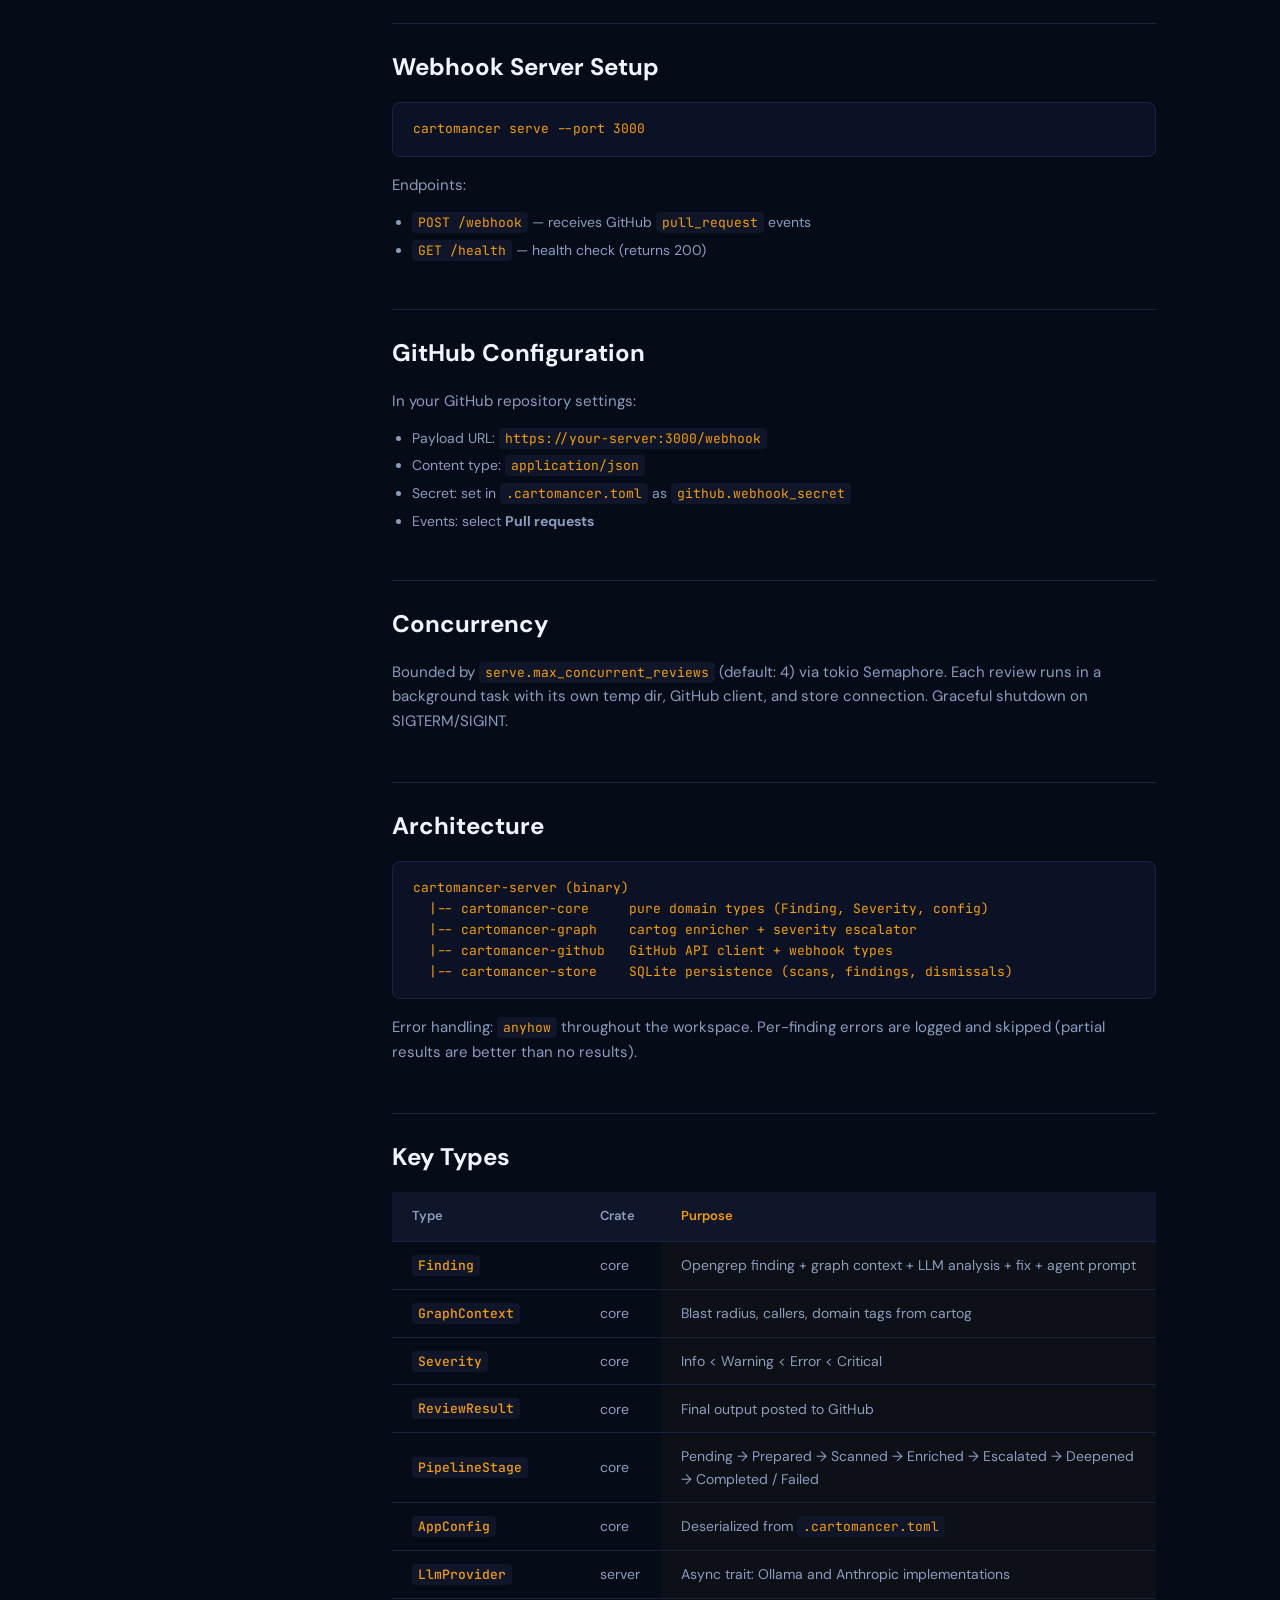
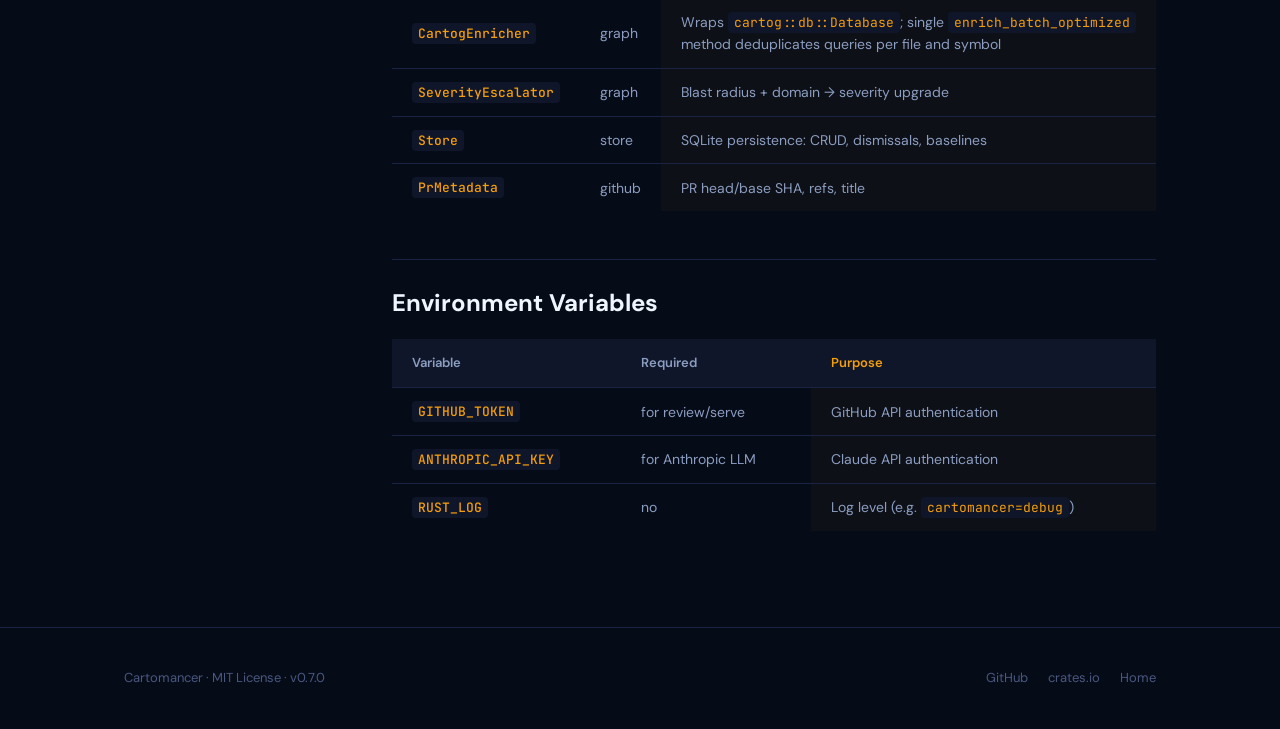
<file: site/usage.html>
<!DOCTYPE html>
<html lang="en">
<head>
  <meta charset="UTF-8">
  <meta name="viewport" content="width=device-width, initial-scale=1.0">
  <title>Cartomancer — Documentation</title>
  <meta name="description" content="CLI reference, configuration, pipeline stages, and webhook setup for Cartomancer.">
  <link rel="icon" type="image/svg+xml" href="data:image/svg+xml,%3Csvg xmlns='http://www.w3.org/2000/svg' viewBox='0 0 100 100'%3E%3Crect width='100' height='100' rx='20' fill='%23060b18'/%3E%3Ctext x='50' y='68' font-size='60' text-anchor='middle' font-family='monospace' font-weight='bold' fill='%23f59e0b'%3E⌘%3C/text%3E%3C/svg%3E">
  <link rel="stylesheet" href="style.css">
</head>
<body>

<!-- -- Nav ------------------------------------------------ -->
<header class="nav">
  <div class="nav-inner">
    <a href="index.html" class="nav-logo">Cartomancer</a>
    <button class="nav-toggle" aria-label="Toggle navigation" onclick="document.querySelector('.nav-links').classList.toggle('open')">
      <span></span><span></span><span></span>
    </button>
    <ul class="nav-links">
      <li><a href="index.html#preview">Output</a></li>
      <li><a href="index.html#pipeline">Pipeline</a></li>
      <li><a href="index.html#compare">Compare</a></li>
      <li><a href="index.html#faq">FAQ</a></li>
      <li><a href="index.html#install">Install</a></li>
      <li><a href="usage.html">Docs</a></li>
      <li>
        <a href="https://github.com/jrollin/cartomancer" class="github-link" aria-label="GitHub">
          <svg viewBox="0 0 16 16"><path d="M8 0C3.58 0 0 3.58 0 8c0 3.54 2.29 6.53 5.47 7.59.4.07.55-.17.55-.38 0-.19-.01-.82-.01-1.49-2.01.37-2.53-.49-2.69-.94-.09-.23-.48-.94-.82-1.13-.28-.15-.68-.52-.01-.53.63-.01 1.08.58 1.23.82.72 1.21 1.87.87 2.33.66.07-.52.28-.87.51-1.07-1.78-.2-3.64-.89-3.64-3.95 0-.87.31-1.59.82-2.15-.08-.2-.36-1.02.08-2.12 0 0 .67-.21 2.2.82.64-.18 1.32-.27 2-.27.68 0 1.36.09 2 .27 1.53-1.04 2.2-.82 2.2-.82.44 1.1.16 1.92.08 2.12.51.56.82 1.27.82 2.15 0 3.07-1.87 3.75-3.65 3.95.29.25.54.73.54 1.48 0 1.07-.01 1.93-.01 2.2 0 .21.15.46.55.38A8.013 8.013 0 0016 8c0-4.42-3.58-8-8-8z" fill="currentColor"/></svg>
        </a>
      </li>
    </ul>
  </div>
</header>

<!-- -- Docs Layout --------------------------------------- -->
<div class="container">
  <div class="docs-layout">

    <!-- Sidebar -->
    <aside class="docs-sidebar">
      <nav>
        <div class="sidebar-group">
          <div class="sidebar-label">Getting Started</div>
          <a href="#quick-start">Quick Start</a>
          <a href="#prerequisites">Prerequisites</a>
          <a href="#first-review">Your First Review</a>
        </div>
        <div class="sidebar-group">
          <div class="sidebar-label">CLI Reference</div>
          <a href="#cmd-init">cartomancer init</a>
          <a href="#cmd-scan">cartomancer scan</a>
          <a href="#cmd-review">cartomancer review</a>
          <a href="#cmd-history">cartomancer history</a>
          <a href="#cmd-findings">cartomancer findings</a>
          <a href="#cmd-dismiss">cartomancer dismiss</a>
          <a href="#cmd-dismissed">cartomancer dismissed</a>
          <a href="#cmd-undismiss">cartomancer undismiss</a>
          <a href="#cmd-serve">cartomancer serve</a>
          <a href="#cmd-doctor">cartomancer doctor</a>
        </div>
        <div class="sidebar-group">
          <div class="sidebar-label">Configuration</div>
          <a href="#config">Config File</a>
          <a href="#config-opengrep">Opengrep</a>
          <a href="#config-llm">LLM Providers</a>
          <a href="#config-knowledge">Knowledge Base</a>
          <a href="#config-rules">Per-Rule Overrides</a>
          <a href="#config-storage">Storage</a>
        </div>
        <div class="sidebar-group">
          <div class="sidebar-label">Pipeline</div>
          <a href="#pipeline-stages">Stages</a>
          <a href="#pipeline-escalation">Escalation Matrix</a>
          <a href="#pipeline-deepening">LLM Deepening</a>
          <a href="#pipeline-regression">Regression Detection</a>
          <a href="#pipeline-comments">Comment Formatting</a>
        </div>
        <div class="sidebar-group">
          <div class="sidebar-label">Webhook Server</div>
          <a href="#webhook-setup">Setup</a>
          <a href="#webhook-github">GitHub Config</a>
          <a href="#webhook-concurrency">Concurrency</a>
        </div>
        <div class="sidebar-group">
          <div class="sidebar-label">Reference</div>
          <a href="#architecture">Architecture</a>
          <a href="#key-types">Key Types</a>
          <a href="#env-vars">Environment Variables</a>
        </div>
      </nav>
    </aside>

    <!-- Content -->
    <main class="docs-content">

      <p style="margin-bottom: 24px;">
        <span class="badge">v0.7.0</span>
        <a href="https://github.com/jrollin/cartomancer/releases/latest" style="margin-left: 8px; font-size: 13px;">View changelog &rarr;</a>
      </p>

      <!-- Getting Started -->

      <h2 id="quick-start">Quick Start</h2>
      <pre>cargo install cartomancer
export GITHUB_TOKEN=ghp_...

<span class="comment"># Review a PR (dry run — prints to stdout, doesn't post)</span>
cartomancer review owner/repo 42 --dry-run

<span class="comment"># Review and post comments to GitHub</span>
cartomancer review owner/repo 42

<span class="comment"># Local scan (no GitHub, no PR)</span>
cartomancer scan ./src</pre>

      <h2 id="prerequisites">Prerequisites</h2>
      <ul>
        <li><strong>Opengrep</strong> must be installed and in your PATH. <a href="https://github.com/opengrep/opengrep">Install opengrep &rarr;</a></li>
        <li><strong>GITHUB_TOKEN</strong> environment variable (for <code>review</code> and <code>serve</code> commands)</li>
        <li><strong>Ollama</strong> (optional) for local LLM deepening, or <strong>ANTHROPIC_API_KEY</strong> for Claude</li>
      </ul>
      <p>Run <code>cartomancer doctor</code> to verify your setup.</p>

      <h2 id="first-review">Your First Review</h2>
      <pre><span class="comment"># 1. Install</span>
cargo install cartomancer

<span class="comment"># 2. Set your GitHub token</span>
export GITHUB_TOKEN=ghp_your_token_here

<span class="comment"># 3. Dry run against a real PR</span>
cartomancer review your-org/your-repo 123 --dry-run

<span class="comment"># 4. Check the output — severity, blast radius, escalations</span>
<span class="comment"># 5. When satisfied, run without --dry-run to post to GitHub</span>
cartomancer review your-org/your-repo 123</pre>
      <p>The first run clones the repo to a temp directory, runs opengrep, enriches findings with cartog, and posts categorized comments. Use <code>--work-dir ./repo</code> to reuse an existing checkout.</p>

      <!-- CLI Reference -->

      <h2 id="cmd-init"><code>cartomancer init [--force]</code></h2>
      <p>Scaffold a commented <code>.cartomancer.toml</code> at the configured config path (defaults to the current directory). Fails if the file already exists; pass <code>--force</code> to overwrite.</p>
      <pre>cartomancer init                          <span class="comment"># writes .cartomancer.toml</span>
cartomancer init --force                   <span class="comment"># overwrite existing config</span></pre>
      <p>After init, run <code>cartomancer doctor</code> to validate git, opengrep, cartog, and the configured LLM provider are reachable.</p>

      <h2 id="cmd-scan"><code>cartomancer scan &lt;path&gt;</code></h2>
      <p>Run opengrep on a local directory. No GitHub, no PR — useful for local development or CI pipelines.</p>
      <pre>cartomancer scan .                       <span class="comment"># scan current directory</span>
cartomancer --json scan src/               <span class="comment"># machine-readable output</span></pre>
      <p>Findings are enriched with cartog blast radius and persisted to the local store. The text output starts with <code>Scan id: N</code> so you can pipe it into <code>dismiss</code> or <code>findings</code>. The <code>--json</code> envelope is:</p>
      <pre>{
  "scan_id": 42,
  "findings": [ /* ... */ ],
  "summary": { "total": 3, "critical": 1, "error": 1, "warning": 1, "info": 0 }
}</pre>

      <h2 id="cmd-review"><code>cartomancer review &lt;owner/repo&gt; &lt;pr&gt;</code></h2>
      <p>The main command. Runs the full 11-stage pipeline against a GitHub PR.</p>
      <pre>cartomancer review acme/api 42                    <span class="comment"># review and post</span>
cartomancer review acme/api 42 --dry-run           <span class="comment"># preview without posting</span>
cartomancer review acme/api 42 --work-dir ./repo   <span class="comment"># reuse checkout</span>
cartomancer review acme/api 42 --resume abc123     <span class="comment"># resume from last stage</span>
cartomancer --json review acme/api 42              <span class="comment"># JSON output</span></pre>
      <p>Flags:</p>
      <ul>
        <li><code>--dry-run</code> — output ReviewResult to stdout, skip posting to GitHub</li>
        <li><code>--work-dir &lt;path&gt;</code> — use an existing directory instead of cloning to temp</li>
        <li><code>--resume &lt;scan-id&gt;</code> — resume a previously failed scan from its last completed stage</li>
      </ul>

      <h2 id="cmd-history"><code>cartomancer history</code></h2>
      <p>Browse past scan results stored in the local database. When <code>--json</code> is set, empty results emit <code>[]</code> (valid JSON for shell pipelines); the same applies to <code>findings</code> and <code>dismissed</code>.</p>
      <pre>cartomancer history                       <span class="comment"># all scans</span>
cartomancer history --branch main          <span class="comment"># filter by branch</span>
cartomancer --json history                 <span class="comment"># JSON output</span></pre>

      <h2 id="cmd-findings"><code>cartomancer findings</code></h2>
      <p>Search and filter findings across scans.</p>
      <pre>cartomancer findings                                <span class="comment"># latest scan</span>
cartomancer findings abc123                          <span class="comment"># specific scan</span>
cartomancer findings --rule sql-injection            <span class="comment"># by rule pattern</span>
cartomancer findings --severity critical             <span class="comment"># by severity</span>
cartomancer findings --file "src/api/*"              <span class="comment"># by file pattern</span>
cartomancer findings --branch feature/auth           <span class="comment"># by branch</span></pre>

      <h2 id="cmd-dismiss"><code>cartomancer dismiss &lt;scan-id&gt; &lt;index&gt;</code></h2>
      <p>Dismiss a finding as a false positive. Dismissed findings are suppressed by fingerprint in future scans.</p>
      <pre>cartomancer dismiss abc123 2 --reason "intentional pattern"</pre>
      <p>Dismissals are fingerprint-based (SHA-256 of rule + file + snippet). If the code changes, the fingerprint changes and the finding reappears.</p>

      <h2 id="cmd-dismissed"><code>cartomancer dismissed</code></h2>
      <p>List all active dismissals.</p>
      <pre>cartomancer dismissed --json</pre>

      <h2 id="cmd-undismiss"><code>cartomancer undismiss &lt;dismissal-id&gt;</code></h2>
      <p>Remove a dismissal, allowing the finding to appear again.</p>
      <pre>cartomancer undismiss d-abc123</pre>

      <h2 id="cmd-serve"><code>cartomancer serve</code></h2>
      <p>Start a webhook server that receives GitHub <code>pull_request</code> events and runs the review pipeline automatically.</p>
      <pre>cartomancer serve                         <span class="comment"># default port 3000</span>
cartomancer serve --port 8080             <span class="comment"># custom port</span></pre>
      <p>See <a href="#webhook-setup">Webhook Server</a> section for GitHub configuration.</p>

      <h2 id="cmd-doctor"><code>cartomancer doctor</code></h2>
      <p>Validate that all dependencies and configuration are correct. Exit code is non-zero when any check reports an error.</p>
      <pre>cartomancer doctor                        <span class="comment"># human-readable</span>
cartomancer doctor --json                 <span class="comment"># structured output</span></pre>
      <p>Checks (error level in parentheses):</p>
      <ul>
        <li><code>config</code> <em>(error)</em> — <code>AppConfig::validate()</code> passes</li>
        <li><code>git</code> <em>(error)</em> — <code>git</code> is in <code>PATH</code> (required for <code>review</code> / <code>serve</code>)</li>
        <li><code>opengrep</code> <em>(error)</em> — responds to <code>--version</code> within 10s</li>
        <li><code>custom-rules</code> <em>(warn)</em> — <code>opengrep.rules_dir</code> contains at least one rule file</li>
        <li><code>knowledge</code> <em>(warn)</em> — knowledge file is readable and within <code>max_knowledge_chars</code></li>
        <li><code>cartog</code> <em>(warn)</em> — <code>cartog --version</code> succeeds</li>
        <li><code>cartog-db</code> <em>(warn)</em> — the file at <code>severity.cartog_db_path</code> exists (run <code>cartog index .</code> if missing)</li>
        <li><code>github-token</code> <em>(warn)</em> — <code>GITHUB_TOKEN</code> env var or <code>github.token</code> is set</li>
        <li><code>llm-provider</code> <em>(warn)</em> — configured provider responds to a health check</li>
        <li><code>storage</code> <em>(error)</em> — SQLite store at <code>storage.db_path</code> can be opened</li>
      </ul>

      <!-- Configuration -->

      <h2 id="config">Configuration</h2>
      <p>Cartomancer works with zero configuration. Optionally, place a <code>.cartomancer.toml</code> at your project root:</p>
      <pre><span class="comment"># .cartomancer.toml — full reference</span>

[github]
token_env = "GITHUB_TOKEN"           <span class="comment"># env var name (default)</span>
webhook_secret = ""                  <span class="comment"># for serve command HMAC validation</span>

[opengrep]
rules_dir = ".cartomancer/rules"     <span class="comment"># custom YAML rules directory</span>
exclude_patterns = ["test/**", "vendor/**"]
enclosing_context = true             <span class="comment"># include function body in LLM prompt</span>
taint_intrafile = true               <span class="comment"># cross-function taint analysis</span>
dynamic_timeout = 30                 <span class="comment"># per-file timeout in seconds</span>

[llm]
provider = "ollama"                  <span class="comment"># "ollama" or "anthropic"</span>
deepening_threshold = "error"        <span class="comment"># minimum severity for LLM</span>

[llm.ollama]
base_url = "http://localhost:11434"
model = "llama3.2"

[llm.anthropic]
model = "claude-sonnet-4-20250514"
max_tokens = 4096                    <span class="comment"># 1..=128,000</span>

[graph]
blast_radius_threshold = 5           <span class="comment"># escalation threshold</span>

[knowledge]
file = ".cartomancer/knowledge.md"   <span class="comment"># company context for LLM</span>
system_prompt = "You are reviewing a fintech codebase."
max_chars = 8000                     <span class="comment"># truncation limit</span>

[storage]
db_path = ".cartomancer.db"          <span class="comment"># SQLite database path</span>

[serve]
max_concurrent_reviews = 4</pre>

      <h2 id="config-opengrep">Opengrep</h2>
      <p>Cartomancer invokes opengrep as a subprocess. All opengrep-specific features are opt-in:</p>
      <ul>
        <li><code>--taint-intrafile</code> — cross-function taint tracking within a file</li>
        <li><code>--output-enclosing-context</code> — include enclosing function/class body</li>
        <li><code>--dynamic-timeout N</code> — per-file analysis timeout</li>
        <li><code>--baseline-commit &lt;sha&gt;</code> — only report findings new since the base branch</li>
        <li><code>--exclude</code> — skip files matching patterns</li>
      </ul>
      <p>Custom rules in <code>.cartomancer/rules/</code> are auto-discovered and passed to opengrep alongside built-in rules.</p>

      <h2 id="config-llm">LLM Providers</h2>
      <table>
        <thead>
          <tr><th>Provider</th><th>Config</th><th>Use case</th></tr>
        </thead>
        <tbody>
          <tr>
            <td><strong>Ollama</strong></td>
            <td><code>[llm] provider = "ollama"</code></td>
            <td>Local development, air-gapped, free</td>
          </tr>
          <tr>
            <td><strong>Anthropic</strong></td>
            <td><code>[llm] provider = "anthropic"</code></td>
            <td>Production, higher quality analysis. Requires <code>ANTHROPIC_API_KEY</code></td>
          </tr>
        </tbody>
      </table>
      <p>LLM deepening is conditional: only triggers when finding severity &ge; <code>deepening_threshold</code> AND blast radius &gt; 3 (or <code>always_deepen = true</code> on the rule).</p>

      <h2 id="config-knowledge">Knowledge Base</h2>
      <p>Place a markdown file at <code>.cartomancer/knowledge.md</code> (or configure the path). Its content is injected into every LLM prompt as a <code>## Company Context</code> section.</p>
      <pre><span class="comment"># .cartomancer/knowledge.md</span>
## Architecture
- Monolith Rails app migrating to Rust microservices
- Auth service handles OAuth2 + SAML
- Payment service wraps Stripe API

## Security Policies
- All user input must be sanitized at controller level
- SQL queries must use parameterized statements
- PII must not appear in logs</pre>
      <p>Security: path validated against traversal, binary files rejected, content truncated at <code>max_chars</code>.</p>

      <h2 id="config-rules">Per-Rule Overrides</h2>
      <p>Override severity bounds and LLM behavior per rule ID:</p>
      <pre>[knowledge.rules.sql-injection]
min_severity = "error"              <span class="comment"># floor before escalation</span>
max_severity = "critical"           <span class="comment"># ceiling after escalation</span>
always_deepen = true                <span class="comment"># always run LLM, skip gates</span>

[knowledge.rules.unused-import]
max_severity = "info"               <span class="comment"># cap at info, never escalate</span></pre>

      <h2 id="config-storage">Storage</h2>
      <p>All scans and findings are persisted to a SQLite database (<code>.cartomancer.db</code> by default). The schema has 3 tables:</p>
      <ul>
        <li><strong>scans</strong> — scan metadata, pipeline stage, error messages</li>
        <li><strong>findings</strong> — per-finding data with fingerprint, severity, suggested fix, agent prompt</li>
        <li><strong>dismissals</strong> — false positive suppression by fingerprint</li>
      </ul>
      <p>Persistence is best-effort: if the database is unavailable, the pipeline continues and logs a warning.</p>

      <!-- Pipeline -->

      <h2 id="pipeline-stages">Pipeline Stages</h2>
      <pre>1. Resolve GitHub token (env or config)
2. Fetch PR metadata (head SHA, base SHA)
3. Prepare work dir (clone or reuse --work-dir)
4. Fetch + parse unified diff
5. Opengrep scan (--baseline-commit, --exclude, custom rules)
6. Enrich with cartog (impact, refs, callers, domain detection)
7. Escalate severity (blast radius + domain + per-rule overrides)
8. LLM deepen (conditional: severity + blast_radius gates)
9. Regression check (fingerprint comparison with base branch)
10. Dismiss filter (remove dismissed findings)
11. Persist scan + Post review (or --dry-run output)</pre>
      <p>Stages 4-7 persist findings to the store after each stage for resumability. Use <code>--resume &lt;scan-id&gt;</code> to restart from the last completed stage.</p>

      <h2 id="pipeline-escalation">Escalation Matrix</h2>
      <table>
        <thead>
          <tr><th>Base Severity</th><th>Blast Radius</th><th>Domain</th><th>Callers</th><th>Final Severity</th></tr>
        </thead>
        <tbody>
          <tr><td>any</td><td>&ge; threshold&times;4</td><td>any</td><td>any</td><td><span class="badge">Critical</span></td></tr>
          <tr><td>any</td><td>&ge; threshold</td><td>any</td><td>any</td><td>Error (minimum)</td></tr>
          <tr><td>any</td><td>any</td><td>auth</td><td>any</td><td><span class="badge">Critical</span></td></tr>
          <tr><td>any</td><td>any</td><td>payment</td><td>any</td><td><span class="badge">Critical</span></td></tr>
          <tr><td>any</td><td>any</td><td>any</td><td>&ge; 10</td><td>Error (minimum)</td></tr>
          <tr><td>any</td><td>&lt; threshold</td><td>none</td><td>&lt; 10</td><td>unchanged</td></tr>
        </tbody>
      </table>
      <p>Default <code>blast_radius_threshold</code> = 5 (configurable).</p>

      <h2 id="pipeline-deepening">LLM Deepening</h2>
      <p>Triggered when: severity &ge; <code>deepening_threshold</code> AND blast_radius &gt; 3, or <code>always_deepen = true</code>.</p>
      <p>The LLM prompt includes:</p>
      <ul>
        <li>Finding details (rule, message, severity, file, code snippet)</li>
        <li>Enclosing function/class body (truncated to 2000 chars)</li>
        <li>Structural context from cartog (symbol name, blast radius, callers, domain tags)</li>
        <li>Company knowledge from <code>.cartomancer/knowledge.md</code></li>
        <li>Custom system prompt from config</li>
      </ul>
      <p>Response parsing extracts:</p>
      <ul>
        <li><strong>Analysis</strong> — 2-3 sentence explanation of real-world impact</li>
        <li><strong>Suggested fix</strong> — unified diff extracted from <code>```diff</code> fence</li>
        <li><strong>Agent prompt</strong> — self-contained prompt for AI agent remediation</li>
      </ul>

      <h2 id="pipeline-regression">Regression Detection</h2>
      <p>Each finding is fingerprinted with SHA-256 of <code>rule_id:file_path:snippet_content</code>. During <code>review</code>, fingerprints are compared against the latest scan on the base branch:</p>
      <ul>
        <li><strong>New finding</strong> (<code>is_new: true</code>) — not in base branch baseline</li>
        <li><strong>Existing finding</strong> (<code>is_new: false</code>) — already present before this PR</li>
      </ul>
      <p>Line numbers are excluded from the fingerprint because they shift with unrelated edits.</p>

      <h2 id="pipeline-comments">Comment Formatting</h2>
      <p>Cartomancer posts three types of GitHub comments:</p>
      <ul>
        <li><strong>Inline comments</strong> — on diff lines. Severity badge, category (Actionable/Nitpick), blast radius, LLM analysis, collapsible fix + agent prompt</li>
        <li><strong>Off-diff comments</strong> — for findings outside the visible diff. Wrapped in a <code>[!CAUTION]</code> banner</li>
        <li><strong>Summary comment</strong> — actionable count, severity breakdown, top escalated findings, scan metadata</li>
      </ul>
      <p>Classification: <strong>Actionable</strong> = has suggested fix OR severity &ge; Error. Otherwise <strong>Nitpick</strong>.</p>

      <!-- Webhook Server -->

      <h2 id="webhook-setup">Webhook Server Setup</h2>
      <pre>cartomancer serve --port 3000</pre>
      <p>Endpoints:</p>
      <ul>
        <li><code>POST /webhook</code> — receives GitHub <code>pull_request</code> events</li>
        <li><code>GET /health</code> — health check (returns 200)</li>
      </ul>

      <h2 id="webhook-github">GitHub Configuration</h2>
      <p>In your GitHub repository settings:</p>
      <ul>
        <li>Payload URL: <code>https://your-server:3000/webhook</code></li>
        <li>Content type: <code>application/json</code></li>
        <li>Secret: set in <code>.cartomancer.toml</code> as <code>github.webhook_secret</code></li>
        <li>Events: select <strong>Pull requests</strong></li>
      </ul>

      <h2 id="webhook-concurrency">Concurrency</h2>
      <p>Bounded by <code>serve.max_concurrent_reviews</code> (default: 4) via tokio Semaphore. Each review runs in a background task with its own temp dir, GitHub client, and store connection. Graceful shutdown on SIGTERM/SIGINT.</p>

      <!-- Reference -->

      <h2 id="architecture">Architecture</h2>
      <pre>cartomancer-server (binary)
  |-- cartomancer-core     pure domain types (Finding, Severity, config)
  |-- cartomancer-graph    cartog enricher + severity escalator
  |-- cartomancer-github   GitHub API client + webhook types
  |-- cartomancer-store    SQLite persistence (scans, findings, dismissals)</pre>
      <p>Error handling: <code>anyhow</code> throughout the workspace. Per-finding errors are logged and skipped (partial results are better than no results).</p>

      <h2 id="key-types">Key Types</h2>
      <table>
        <thead>
          <tr><th>Type</th><th>Crate</th><th>Purpose</th></tr>
        </thead>
        <tbody>
          <tr><td><code>Finding</code></td><td>core</td><td>Opengrep finding + graph context + LLM analysis + fix + agent prompt</td></tr>
          <tr><td><code>GraphContext</code></td><td>core</td><td>Blast radius, callers, domain tags from cartog</td></tr>
          <tr><td><code>Severity</code></td><td>core</td><td>Info &lt; Warning &lt; Error &lt; Critical</td></tr>
          <tr><td><code>ReviewResult</code></td><td>core</td><td>Final output posted to GitHub</td></tr>
          <tr><td><code>PipelineStage</code></td><td>core</td><td>Pending &rarr; Prepared &rarr; Scanned &rarr; Enriched &rarr; Escalated &rarr; Deepened &rarr; Completed / Failed</td></tr>
          <tr><td><code>AppConfig</code></td><td>core</td><td>Deserialized from <code>.cartomancer.toml</code></td></tr>
          <tr><td><code>LlmProvider</code></td><td>server</td><td>Async trait: Ollama and Anthropic implementations</td></tr>
          <tr><td><code>CartogEnricher</code></td><td>graph</td><td>Wraps <code>cartog::db::Database</code>; single <code>enrich_batch_optimized</code> method deduplicates queries per file and symbol</td></tr>
          <tr><td><code>SeverityEscalator</code></td><td>graph</td><td>Blast radius + domain &rarr; severity upgrade</td></tr>
          <tr><td><code>Store</code></td><td>store</td><td>SQLite persistence: CRUD, dismissals, baselines</td></tr>
          <tr><td><code>PrMetadata</code></td><td>github</td><td>PR head/base SHA, refs, title</td></tr>
        </tbody>
      </table>

      <h2 id="env-vars">Environment Variables</h2>
      <table>
        <thead>
          <tr><th>Variable</th><th>Required</th><th>Purpose</th></tr>
        </thead>
        <tbody>
          <tr><td><code>GITHUB_TOKEN</code></td><td>for review/serve</td><td>GitHub API authentication</td></tr>
          <tr><td><code>ANTHROPIC_API_KEY</code></td><td>for Anthropic LLM</td><td>Claude API authentication</td></tr>
          <tr><td><code>RUST_LOG</code></td><td>no</td><td>Log level (e.g. <code>cartomancer=debug</code>)</td></tr>
        </tbody>
      </table>

    </main>
  </div>
</div>

<!-- -- Footer -------------------------------------------- -->
<footer class="footer">
  <div class="container">
    <div class="footer-inner">
      <span>Cartomancer &middot; MIT License &middot; v0.7.0</span>
      <ul class="footer-links">
        <li><a href="https://github.com/jrollin/cartomancer">GitHub</a></li>
        <li><a href="https://crates.io/crates/cartomancer">crates.io</a></li>
        <li><a href="index.html">Home</a></li>
      </ul>
    </div>
  </div>
</footer>

<script>
var links = document.querySelectorAll('.docs-sidebar a');
var sections = [];
links.forEach(function(link) {
  var id = link.getAttribute('href').slice(1);
  var el = document.getElementById(id);
  if (el) sections.push({ id: id, el: el, link: link });
});

window.addEventListener('scroll', function() {
  var scrollTop = window.scrollY + 80;
  var current = '';
  sections.forEach(function(s) {
    if (s.el.offsetTop <= scrollTop) current = s.id;
  });
  links.forEach(function(l) { l.classList.remove('active'); });
  if (current) {
    var active = document.querySelector('.docs-sidebar a[href="#' + current + '"]');
    if (active) active.classList.add('active');
  }
});
</script>

</body>
</html>
</file>
<file: site/style.css>
@import url('https://fonts.googleapis.com/css2?family=DM+Sans:wght@400;500;600;700;800&family=JetBrains+Mono:wght@400;500;600;700&display=swap');

*,
*::before,
*::after {
  margin: 0;
  padding: 0;
  box-sizing: border-box;
}

:root {
  --bg: #060b18;
  --bg-secondary: #0c1225;
  --bg-tertiary: #0f1629;
  --border: #1a2344;
  --border-light: #243056;
  --text: #f0f6ff;
  --text-secondary: #8b9dc0;
  --text-tertiary: #4a5880;
  --accent: #f59e0b;
  --accent-hover: #fbbf24;
  --accent-dim: rgba(245, 158, 11, 0.10);
  --accent-glow: 0 0 0 1px rgba(245, 158, 11, 0.25), 0 0 24px rgba(245, 158, 11, 0.15);
  --accent-glow-strong: 0 0 0 1px rgba(245, 158, 11, 0.45), 0 0 40px rgba(245, 158, 11, 0.25);
  --cyan: #38bdf8;
  --violet: #a78bfa;
  --red: #f87171;
  --orange: #fb923c;
  --max-width: 1080px;
  --nav-height: 60px;
}

html {
  scroll-behavior: smooth;
  scroll-padding-top: calc(var(--nav-height) + 24px);
}

body {
  font-family: 'DM Sans', -apple-system, BlinkMacSystemFont, sans-serif;
  background: var(--bg);
  color: var(--text);
  line-height: 1.6;
  -webkit-font-smoothing: antialiased;
}

a {
  color: var(--accent);
  text-decoration: none;
}

a:hover {
  color: var(--accent-hover);
}

code,
pre,
.mono {
  font-family: 'JetBrains Mono', 'Fira Code', Menlo, Consolas, monospace;
}

/* -- Nav ------------------------------------------------- */

.nav {
  position: sticky;
  top: 0;
  z-index: 100;
  background: rgba(6, 11, 24, 0.85);
  backdrop-filter: blur(20px);
  -webkit-backdrop-filter: blur(20px);
  border-bottom: 1px solid var(--border);
  height: var(--nav-height);
}

.nav-inner {
  max-width: var(--max-width);
  margin: 0 auto;
  padding: 0 24px;
  display: flex;
  align-items: center;
  justify-content: space-between;
  height: 100%;
}

.nav-logo {
  font-family: 'JetBrains Mono', 'Fira Code', Menlo, monospace;
  font-size: 18px;
  font-weight: 700;
  color: var(--text);
  letter-spacing: 1px;
}

.nav-logo:hover {
  color: var(--accent);
}

.nav-links {
  display: flex;
  align-items: center;
  gap: 28px;
  list-style: none;
}

.nav-links a {
  color: var(--text-secondary);
  font-size: 14px;
  font-weight: 500;
  transition: color 0.2s;
}

.nav-links a:hover {
  color: var(--text);
}

.nav-links .github-link {
  display: flex;
  align-items: center;
}

.nav-links .github-link svg {
  width: 20px;
  height: 20px;
  fill: var(--text-secondary);
  transition: fill 0.2s;
}

.nav-links .github-link:hover svg {
  fill: var(--text);
}

.nav-toggle {
  display: none;
  background: none;
  border: none;
  cursor: pointer;
  padding: 4px;
}

.nav-toggle span {
  display: block;
  width: 20px;
  height: 2px;
  background: var(--text-secondary);
  margin: 5px 0;
  transition: 0.3s;
}

/* -- Container ------------------------------------------- */

.container {
  max-width: var(--max-width);
  margin: 0 auto;
  padding: 0 24px;
}

section {
  padding: 80px 0;
}

section + section {
  border-top: 1px solid var(--border);
}

/* -- Hero ------------------------------------------------ */

.hero {
  padding: 110px 0 80px;
  text-align: center;
  border-top: none;
  position: relative;
  overflow: hidden;
}

.hero::before {
  content: '';
  position: absolute;
  inset: 0;
  background-image:
    linear-gradient(var(--border) 1px, transparent 1px),
    linear-gradient(90deg, var(--border) 1px, transparent 1px);
  background-size: 40px 40px;
  opacity: 0.22;
  pointer-events: none;
}

.hero::after {
  content: '';
  position: absolute;
  top: 0;
  left: 50%;
  transform: translateX(-50%);
  width: 800px;
  height: 500px;
  background: radial-gradient(ellipse at center top, rgba(245, 158, 11, 0.12) 0%, transparent 70%);
  pointer-events: none;
}

.hero > .container {
  position: relative;
  z-index: 1;
}

.hero h1 {
  font-size: clamp(36px, 6vw, 64px);
  font-weight: 800;
  line-height: 1.1;
  letter-spacing: -0.03em;
  margin-bottom: 20px;
}

.hero h1 .line-plain {
  display: block;
  color: var(--text);
}

.hero h1 .line-accent {
  display: block;
  background: linear-gradient(90deg, var(--accent) 0%, var(--orange) 50%, var(--red) 100%);
  -webkit-background-clip: text;
  -webkit-text-fill-color: transparent;
  background-clip: text;
}

.hero .subtitle {
  font-size: 17px;
  color: var(--text-secondary);
  max-width: 600px;
  margin: 0 auto 32px;
  line-height: 1.6;
  font-weight: 400;
}

/* -- Hero eyebrow ---------------------------------------- */

.hero-eyebrow {
  display: inline-block;
  font-size: 11px;
  font-weight: 700;
  letter-spacing: 2px;
  text-transform: uppercase;
  color: var(--accent);
  margin-bottom: 24px;
  padding: 4px 12px;
  background: var(--accent-dim);
  border: 1px solid rgba(245, 158, 11, 0.2);
  border-radius: 20px;
}

/* -- Install widget -------------------------------------- */

.hero-installs {
  display: flex;
  flex-direction: column;
  align-items: center;
  gap: 8px;
  margin-bottom: 16px;
}

.install-widget {
  display: inline-flex;
  align-items: center;
  background: var(--bg-secondary);
  border: 1px solid var(--border-light);
  border-radius: 8px;
  padding: 10px 14px 10px 18px;
  gap: 12px;
  font-size: 14px;
  box-shadow: var(--accent-glow);
  transition: border-color 0.2s, box-shadow 0.2s;
}

.install-widget:hover {
  border-color: rgba(245, 158, 11, 0.35);
  box-shadow: var(--accent-glow-strong);
}

.install-label {
  font-size: 11px;
  font-weight: 600;
  text-transform: uppercase;
  letter-spacing: 0.8px;
  color: var(--text-tertiary);
  padding: 2px 8px;
  background: var(--bg-tertiary);
  border-radius: 4px;
  white-space: nowrap;
}

.install-widget code {
  color: var(--accent);
  white-space: nowrap;
  font-size: 13px;
}

.install-widget .copy-btn {
  background: none;
  border: none;
  cursor: pointer;
  color: var(--text-tertiary);
  padding: 4px;
  border-radius: 4px;
  display: flex;
  align-items: center;
  transition: color 0.2s, background 0.2s;
}

.install-widget .copy-btn:hover {
  color: var(--accent);
  background: var(--accent-dim);
}

.hero-meta {
  display: flex;
  align-items: center;
  justify-content: center;
  gap: 16px;
  font-size: 13px;
  color: var(--text-tertiary);
}

.hero-meta a {
  color: var(--text-tertiary);
  display: inline-flex;
  align-items: center;
  gap: 4px;
}

.hero-meta a:hover {
  color: var(--text-secondary);
}

/* -- Hero CTAs ------------------------------------------- */

.hero-ctas {
  display: flex;
  align-items: center;
  justify-content: center;
  gap: 12px;
  flex-wrap: wrap;
  margin-bottom: 24px;
}

.btn-github {
  display: inline-flex;
  align-items: center;
  gap: 8px;
  background: var(--bg-tertiary);
  border: 1px solid var(--border-light);
  border-radius: 8px;
  padding: 10px 18px;
  font-size: 14px;
  font-weight: 600;
  color: var(--text);
  cursor: pointer;
  text-decoration: none;
  transition: background 0.2s, border-color 0.2s, box-shadow 0.2s;
}

.btn-github:hover {
  background: var(--bg-secondary);
  border-color: var(--accent);
  color: var(--text);
  box-shadow: var(--accent-glow-strong);
}

.btn-secondary {
  display: inline-flex;
  align-items: center;
  gap: 6px;
  border: 1px solid var(--border-light);
  border-radius: 8px;
  padding: 10px 18px;
  font-size: 14px;
  font-weight: 500;
  color: var(--text-secondary);
  text-decoration: none;
  transition: color 0.2s, border-color 0.2s, box-shadow 0.2s;
}

.btn-secondary:hover {
  color: var(--text);
  border-color: var(--accent);
  box-shadow: var(--accent-glow);
}

/* -- Terminal demo --------------------------------------- */

.terminal {
  background: var(--bg-secondary);
  border: 1px solid var(--border-light);
  border-radius: 12px;
  max-width: 680px;
  margin: 48px auto 0;
  overflow: hidden;
  text-align: left;
  box-shadow: var(--accent-glow), 0 24px 64px rgba(0, 0, 0, 0.4);
}

.terminal-header {
  display: flex;
  align-items: center;
  gap: 8px;
  padding: 12px 16px;
  background: var(--bg-tertiary);
  border-bottom: 1px solid var(--border);
}

.terminal-dot {
  width: 10px;
  height: 10px;
  border-radius: 50%;
}

.terminal-dot.red { background: var(--red); }
.terminal-dot.yellow { background: var(--orange); }
.terminal-dot.green { background: var(--accent); }

.terminal-title {
  font-size: 12px;
  color: var(--text-tertiary);
  margin-left: 8px;
  font-family: 'JetBrains Mono', monospace;
}

.terminal-body {
  padding: 20px;
  font-size: 13px;
  line-height: 1.7;
  overflow-x: auto;
  white-space: pre;
}

.terminal-body .prompt {
  color: var(--accent);
}

.terminal-body .cmd {
  color: var(--text);
}

.terminal-body .comment {
  color: var(--text-tertiary);
}

.terminal-body .output {
  color: var(--text-secondary);
}

.terminal-body .highlight {
  color: var(--accent);
}

/* -- Stats bar ------------------------------------------- */

.stats-bar {
  background: var(--bg-secondary);
  border-top: 1px solid var(--border);
  border-bottom: 1px solid var(--border);
  padding: 28px 24px;
}

.stats-bar .container {
  display: flex;
  justify-content: center;
  gap: 56px;
  flex-wrap: wrap;
}

.stats-bar .stat-item {
  text-align: center;
}

.stats-bar .stat-value {
  font-size: 32px;
  font-weight: 800;
  color: var(--text);
  letter-spacing: -0.03em;
  line-height: 1;
}

.stats-bar .stat-label {
  font-size: 12px;
  color: var(--text-secondary);
  margin-top: 4px;
  font-weight: 500;
}

/* -- Features grid --------------------------------------- */

.features-grid {
  display: grid;
  grid-template-columns: repeat(3, 1fr);
  gap: 20px;
}

.feature-card {
  background: var(--bg-secondary);
  border: 1px solid var(--border);
  border-top: 2px solid var(--accent);
  border-radius: 12px;
  padding: 28px;
  box-shadow: var(--accent-glow);
  transition: border-color 0.2s, box-shadow 0.2s, transform 0.2s;
}

.feature-card:hover {
  border-color: rgba(245, 158, 11, 0.4);
  border-top-color: var(--accent);
  box-shadow: var(--accent-glow-strong);
  transform: translateY(-2px);
}

.feature-icon {
  font-size: 18px;
  display: inline;
}

.feature-card h3 {
  font-size: 16px;
  font-weight: 600;
  margin-bottom: 8px;
  display: flex;
  align-items: center;
  gap: 8px;
  color: var(--text);
}

.feature-card p {
  font-size: 14px;
  color: var(--text-secondary);
  line-height: 1.6;
}

.feature-card code {
  font-size: 12px;
  background: var(--bg-tertiary);
  color: var(--accent);
  padding: 1px 5px;
  border-radius: 4px;
}

/* -- Why section (numbered) ------------------------------ */

.why-grid {
  display: grid;
  grid-template-columns: repeat(3, 1fr);
  gap: 24px;
  margin-top: 48px;
}

.why-card .why-number {
  font-size: 48px;
  font-weight: 800;
  color: var(--border-light);
  line-height: 1;
  margin-bottom: 16px;
  font-family: 'JetBrains Mono', monospace;
}

.why-card h3 {
  font-size: 18px;
  font-weight: 600;
  margin-bottom: 10px;
  color: var(--text);
}

.why-card p {
  font-size: 14px;
  color: var(--text-secondary);
  line-height: 1.65;
}

.why-card code {
  font-size: 12px;
  background: var(--bg-tertiary);
  color: var(--accent);
  padding: 1px 5px;
  border-radius: 4px;
}

.section-label {
  font-size: 11px;
  font-weight: 700;
  text-transform: uppercase;
  letter-spacing: 2px;
  color: var(--accent);
  margin-bottom: 12px;
}

.section-heading {
  font-size: clamp(24px, 3.5vw, 36px);
  font-weight: 800;
  letter-spacing: -0.02em;
  margin-bottom: 12px;
  color: var(--text);
}

.section-subtitle {
  font-size: 16px;
  color: var(--text-secondary);
  max-width: 600px;
  line-height: 1.6;
}

/* -- Comparison table ------------------------------------ */

.table-wrapper {
  margin-top: 32px;
  border: 1px solid var(--border);
  border-radius: 12px;
  overflow: hidden;
}

table {
  width: 100%;
  border-collapse: collapse;
  font-size: 14px;
}

thead th {
  text-align: left;
  padding: 14px 20px;
  font-weight: 600;
  font-size: 13px;
  color: var(--text-secondary);
  background: var(--bg-tertiary);
  border-bottom: 1px solid var(--border);
  white-space: nowrap;
}

thead th:last-child {
  color: var(--accent);
}

tbody td {
  padding: 12px 20px;
  border-bottom: 1px solid var(--border);
  color: var(--text-secondary);
}

tbody td:first-child {
  color: var(--text);
  font-weight: 500;
}

tbody td:last-child {
  background: rgba(245, 158, 11, 0.03);
}

tbody tr:last-child td {
  border-bottom: none;
}

tbody tr:hover td {
  background: var(--bg-secondary);
}

tbody tr:hover td:last-child {
  background: rgba(245, 158, 11, 0.06);
}

td code {
  font-size: 12px;
  color: var(--accent);
  background: var(--bg-tertiary);
  padding: 2px 6px;
  border-radius: 4px;
}

td .badge {
  display: inline-block;
  font-size: 12px;
  font-weight: 600;
  padding: 2px 8px;
  border-radius: 4px;
  background: var(--accent-dim);
  color: var(--accent);
}

/* -- Install section ------------------------------------- */

.install-options {
  display: grid;
  grid-template-columns: repeat(2, 1fr);
  gap: 20px;
  margin-top: 32px;
}

.install-card {
  background: var(--bg-secondary);
  border: 1px solid var(--border);
  border-radius: 12px;
  padding: 24px;
  box-shadow: var(--accent-glow);
  transition: border-color 0.2s, box-shadow 0.2s;
}

.install-card:hover {
  border-color: rgba(245, 158, 11, 0.35);
  box-shadow: var(--accent-glow-strong);
}

.install-card h3 {
  font-size: 15px;
  font-weight: 600;
  margin-bottom: 12px;
  color: var(--text);
}

.install-card pre {
  background: var(--bg);
  border: 1px solid var(--border);
  border-radius: 8px;
  padding: 14px 16px;
  font-size: 13px;
  overflow-x: auto;
  color: var(--accent);
  line-height: 1.6;
  word-break: break-all;
  white-space: pre-wrap;
}

.install-card p {
  font-size: 13px;
  color: var(--text-secondary);
  margin-top: 10px;
}

/* -- How It Works ---------------------------------------- */

.how-it-works {
  text-align: center;
}

.how-steps {
  display: flex;
  align-items: flex-start;
  justify-content: center;
  gap: 0;
  max-width: 900px;
  margin: 40px auto 0;
}

.how-step {
  flex: 1;
  padding: 0 16px;
  text-align: center;
}

.how-step-number {
  width: 36px;
  height: 36px;
  border-radius: 50%;
  background: var(--bg-secondary);
  border: 1px solid rgba(245, 158, 11, 0.35);
  display: flex;
  align-items: center;
  justify-content: center;
  font-size: 13px;
  font-weight: 700;
  color: var(--accent);
  margin: 0 auto 12px;
  box-shadow: 0 0 16px rgba(245, 158, 11, 0.2);
}

.how-step-title {
  font-size: 14px;
  font-weight: 600;
  color: var(--text);
  margin-bottom: 6px;
}

.how-step code {
  display: block;
  font-size: 12px;
  color: var(--accent);
  margin-bottom: 8px;
}

.how-step p {
  font-size: 13px;
  color: var(--text-secondary);
  line-height: 1.6;
}

.how-arrow {
  padding-top: 18px;
  color: var(--border-light);
  font-size: 20px;
  flex-shrink: 0;
  user-select: none;
}

/* -- Pipeline visual ------------------------------------- */

.pipeline-visual {
  display: flex;
  flex-wrap: wrap;
  gap: 8px;
  justify-content: center;
  margin-top: 32px;
}

.pipeline-stage {
  background: var(--bg-secondary);
  border: 1px solid var(--border);
  border-radius: 8px;
  padding: 10px 16px;
  font-size: 13px;
  font-weight: 500;
  color: var(--text-secondary);
  display: flex;
  align-items: center;
  gap: 8px;
  transition: border-color 0.2s, color 0.2s;
}

.pipeline-stage:hover {
  border-color: var(--accent);
  color: var(--text);
}

.pipeline-stage .stage-num {
  font-size: 11px;
  font-weight: 700;
  color: var(--accent);
  background: var(--accent-dim);
  border-radius: 4px;
  padding: 1px 6px;
}

.pipeline-arrow {
  color: var(--border-light);
  font-size: 16px;
  display: flex;
  align-items: center;
  user-select: none;
}

/* -- CTA ------------------------------------------------- */

.cta {
  text-align: center;
  padding: 80px 0;
}

.cta h2 {
  font-size: clamp(24px, 3vw, 32px);
  font-weight: 800;
  margin-bottom: 12px;
  letter-spacing: -0.02em;
}

.cta p {
  color: var(--text-secondary);
  margin-bottom: 28px;
  font-size: 16px;
}

/* -- Footer ---------------------------------------------- */

.footer {
  border-top: 1px solid var(--border);
  padding: 40px 0;
}

.footer-inner {
  display: flex;
  align-items: center;
  justify-content: space-between;
  font-size: 13px;
  color: var(--text-tertiary);
}

.footer-links {
  display: flex;
  gap: 20px;
  list-style: none;
}

.footer-links a {
  color: var(--text-tertiary);
  font-size: 13px;
}

.footer-links a:hover {
  color: var(--text-secondary);
}

/* -- Install group label --------------------------------- */

.install-group-label {
  font-size: 10px;
  font-weight: 700;
  letter-spacing: 1.5px;
  text-transform: uppercase;
  color: var(--accent);
  margin-bottom: 8px;
}

/* -- Usage / Docs page ----------------------------------- */

.docs-layout {
  display: grid;
  grid-template-columns: 220px 1fr;
  gap: 48px;
  padding-top: 40px;
  padding-bottom: 80px;
}

.docs-sidebar {
  position: sticky;
  top: calc(var(--nav-height) + 24px);
  align-self: start;
  max-height: calc(100vh - var(--nav-height) - 48px);
  overflow-y: auto;
}

.docs-sidebar nav {
  display: flex;
  flex-direction: column;
  gap: 4px;
}

.docs-sidebar .sidebar-group {
  margin-bottom: 16px;
}

.docs-sidebar .sidebar-label {
  font-size: 11px;
  font-weight: 700;
  text-transform: uppercase;
  letter-spacing: 1.2px;
  color: var(--text-tertiary);
  padding: 8px 12px 4px;
}

.docs-sidebar a {
  display: block;
  padding: 6px 12px;
  font-size: 13px;
  color: var(--text-secondary);
  border-radius: 6px;
  transition: background 0.15s, color 0.15s;
}

.docs-sidebar a:hover {
  background: var(--bg-secondary);
  color: var(--text);
}

.docs-sidebar a.active {
  background: var(--accent-dim);
  color: var(--accent);
}

.docs-content {
  min-width: 0;
}

.docs-content h2 {
  font-size: 24px;
  font-weight: 700;
  margin-top: 48px;
  margin-bottom: 16px;
  padding-top: 24px;
  border-top: 1px solid var(--border);
}

.docs-content h2:first-child {
  margin-top: 0;
  padding-top: 0;
  border-top: none;
}

.docs-content h3 {
  font-size: 17px;
  font-weight: 600;
  margin-top: 32px;
  margin-bottom: 10px;
  color: var(--text);
}

.docs-content h3 code {
  font-size: 15px;
  color: var(--accent);
  background: var(--bg-tertiary);
  padding: 2px 8px;
  border-radius: 4px;
}

.docs-content p {
  font-size: 15px;
  color: var(--text-secondary);
  margin-bottom: 14px;
  line-height: 1.65;
}

.docs-content pre {
  background: var(--bg-secondary);
  border: 1px solid var(--border);
  border-radius: 8px;
  padding: 16px 20px;
  font-size: 13px;
  overflow-x: auto;
  margin-bottom: 16px;
  line-height: 1.6;
  color: var(--accent);
}

.docs-content pre .comment {
  color: var(--text-tertiary);
}

.docs-content ul {
  padding-left: 20px;
  margin-bottom: 14px;
}

.docs-content li {
  font-size: 14px;
  color: var(--text-secondary);
  margin-bottom: 6px;
  line-height: 1.55;
}

.docs-content code {
  font-size: 13px;
  background: var(--bg-tertiary);
  padding: 2px 6px;
  border-radius: 4px;
  color: var(--accent);
}

.docs-content pre code {
  background: none;
  padding: 0;
  color: inherit;
}

.docs-content table {
  margin-bottom: 16px;
}

/* -- Hero bullets ---------------------------------------- */

.hero-bullets {
  list-style: none;
  display: flex;
  flex-wrap: wrap;
  justify-content: center;
  gap: 10px 20px;
  margin: 0 auto 28px;
  max-width: 720px;
  font-size: 13px;
  color: var(--text-secondary);
}

.hero-bullets li {
  display: inline-flex;
  align-items: center;
  gap: 6px;
}

.hero-bullets .check {
  color: var(--accent);
  font-weight: 700;
}

.hero .subtitle em {
  color: var(--text);
  font-style: normal;
  font-weight: 600;
}

/* -- PR comment preview ---------------------------------- */

.pr-comment {
  max-width: 760px;
  margin: 0 auto;
  background: var(--bg-secondary);
  border: 1px solid var(--border-light);
  border-radius: 12px;
  overflow: hidden;
  box-shadow: var(--accent-glow), 0 24px 64px rgba(0, 0, 0, 0.4);
}

.pr-comment-header {
  display: flex;
  align-items: center;
  gap: 12px;
  padding: 14px 20px;
  background: var(--bg-tertiary);
  border-bottom: 1px solid var(--border);
  font-size: 13px;
  color: var(--text-secondary);
}

.pr-avatar {
  width: 32px;
  height: 32px;
  border-radius: 50%;
  background: linear-gradient(135deg, var(--accent), var(--red));
  display: flex;
  align-items: center;
  justify-content: center;
  font-family: 'JetBrains Mono', monospace;
  font-weight: 700;
  color: var(--bg);
  font-size: 14px;
  flex-shrink: 0;
}

.pr-comment-header strong {
  color: var(--text);
}

.pr-meta code {
  font-size: 12px;
  color: var(--accent);
}

.pr-comment-body {
  padding: 20px;
  font-size: 14px;
  color: var(--text-secondary);
  line-height: 1.65;
}

.pr-comment-body p {
  margin-bottom: 14px;
}

.pr-comment-body strong {
  color: var(--text);
}

.pr-comment-body em {
  color: var(--text);
  font-style: normal;
  font-weight: 600;
}

.pr-badges {
  display: flex;
  flex-wrap: wrap;
  gap: 6px;
  margin-bottom: 14px;
}

.pr-badge {
  font-size: 11px;
  font-weight: 700;
  padding: 3px 10px;
  border-radius: 12px;
  letter-spacing: 0.4px;
  text-transform: uppercase;
}

.pr-badge-critical {
  background: rgba(248, 113, 113, 0.15);
  color: var(--red);
  border: 1px solid rgba(248, 113, 113, 0.3);
}

.pr-badge-neutral {
  background: var(--bg-tertiary);
  color: var(--text-secondary);
  border: 1px solid var(--border-light);
}

.pr-comment-body details {
  background: var(--bg);
  border: 1px solid var(--border);
  border-radius: 8px;
  margin-top: 10px;
}

.pr-comment-body details summary {
  padding: 10px 14px;
  cursor: pointer;
  font-size: 13px;
  color: var(--text-secondary);
  user-select: none;
  list-style: none;
  display: flex;
  align-items: center;
  gap: 8px;
}

.pr-comment-body details summary::-webkit-details-marker {
  display: none;
}

.pr-comment-body details summary::before {
  content: '›';
  color: var(--accent);
  font-size: 16px;
  transition: transform 0.15s;
  display: inline-block;
}

.pr-comment-body details[open] summary::before {
  transform: rotate(90deg);
}

.pr-comment-body details summary strong {
  color: var(--text);
}

.pr-comment-body .pr-code {
  margin: 0;
  padding: 12px 14px;
  background: transparent;
  border-top: 1px solid var(--border);
  font-family: 'JetBrains Mono', monospace;
  font-size: 12px;
  line-height: 1.6;
  color: var(--text-secondary);
  overflow-x: auto;
  white-space: pre;
}

.pr-diff .diff-rm {
  color: var(--red);
  display: block;
}

.pr-diff .diff-add {
  color: #86efac;
  display: block;
}

/* -- Quotes grid (audience) ------------------------------ */

.quotes-grid {
  display: grid;
  grid-template-columns: repeat(2, 1fr);
  gap: 20px;
}

.quote-card {
  background: var(--bg-secondary);
  border: 1px solid var(--border);
  border-left: 3px solid var(--accent);
  border-radius: 8px;
  padding: 24px 28px;
  transition: border-color 0.2s, box-shadow 0.2s;
}

.quote-card:hover {
  border-color: var(--border-light);
  border-left-color: var(--accent);
  box-shadow: var(--accent-glow);
}

.quote-card p {
  color: var(--text);
  font-size: 16px;
  font-style: italic;
  line-height: 1.55;
  margin-bottom: 12px;
}

.quote-card cite {
  color: var(--text-secondary);
  font-size: 13px;
  font-style: normal;
  line-height: 1.55;
  display: block;
}

.quote-card cite code {
  font-size: 12px;
  color: var(--accent);
  background: var(--bg-tertiary);
  padding: 1px 5px;
  border-radius: 4px;
}

/* -- FAQ ------------------------------------------------- */

.faq-list {
  max-width: 760px;
  margin-left: auto;
  margin-right: auto;
  display: flex;
  flex-direction: column;
  gap: 8px;
}

.faq-item {
  background: var(--bg-secondary);
  border: 1px solid var(--border);
  border-radius: 8px;
  transition: border-color 0.2s;
}

.faq-item:hover {
  border-color: var(--border-light);
}

.faq-item[open] {
  border-color: rgba(245, 158, 11, 0.3);
}

.faq-item summary {
  padding: 16px 20px;
  cursor: pointer;
  font-size: 15px;
  font-weight: 600;
  color: var(--text);
  list-style: none;
  display: flex;
  align-items: center;
  gap: 12px;
  user-select: none;
}

.faq-item summary::-webkit-details-marker {
  display: none;
}

.faq-item summary::after {
  content: '+';
  margin-left: auto;
  color: var(--accent);
  font-size: 20px;
  font-weight: 400;
  transition: transform 0.15s;
  line-height: 1;
}

.faq-item[open] summary::after {
  transform: rotate(45deg);
}

.faq-item p {
  padding: 0 20px 18px;
  font-size: 14px;
  color: var(--text-secondary);
  line-height: 1.7;
  margin: 0;
}

.faq-item code {
  font-size: 12px;
  color: var(--accent);
  background: var(--bg-tertiary);
  padding: 1px 6px;
  border-radius: 4px;
}

.faq-item p em {
  color: var(--text);
  font-style: normal;
  font-weight: 600;
}

.faq-item a {
  color: var(--accent);
}

/* -- Responsive ------------------------------------------ */

@media (max-width: 768px) {
  .nav-links {
    display: none;
    position: absolute;
    top: var(--nav-height);
    left: 0;
    right: 0;
    background: var(--bg);
    border-bottom: 1px solid var(--border);
    flex-direction: column;
    padding: 16px 24px;
    gap: 16px;
  }

  .nav-links.open {
    display: flex;
  }

  .nav-toggle {
    display: block;
  }

  .features-grid {
    grid-template-columns: 1fr;
  }

  .quotes-grid {
    grid-template-columns: 1fr;
  }

  .why-grid {
    grid-template-columns: 1fr;
    gap: 32px;
  }

  .install-options {
    grid-template-columns: 1fr;
  }

  .footer-inner {
    flex-direction: column;
    gap: 16px;
    text-align: center;
  }

  section {
    padding: 56px 0;
  }

  .hero {
    padding: 80px 0 56px;
  }

  .install-widget {
    flex-wrap: wrap;
    justify-content: center;
  }

  .docs-layout {
    grid-template-columns: 1fr;
    gap: 24px;
  }

  .docs-sidebar {
    position: static;
    max-height: none;
    border-bottom: 1px solid var(--border);
    padding-bottom: 16px;
  }
}

@media (max-width: 600px) {
  .how-steps {
    flex-direction: column;
    align-items: center;
    gap: 8px;
  }

  .how-arrow {
    transform: rotate(90deg);
    padding-top: 0;
  }

  .how-step {
    padding: 0;
    width: 100%;
  }

  .hero-installs {
    width: 100%;
    align-items: stretch;
  }

  .install-widget {
    flex-wrap: wrap;
    justify-content: space-between;
  }

  .install-widget code {
    font-size: 12px;
    word-break: break-all;
  }

  .stats-bar .container {
    gap: 28px;
  }

  .hero-ctas {
    flex-direction: column;
    align-items: center;
  }

  .btn-github,
  .btn-secondary {
    width: 100%;
    justify-content: center;
  }

  .pipeline-visual {
    flex-direction: column;
    align-items: center;
  }

  .pipeline-arrow {
    transform: rotate(90deg);
  }
}
</file>
